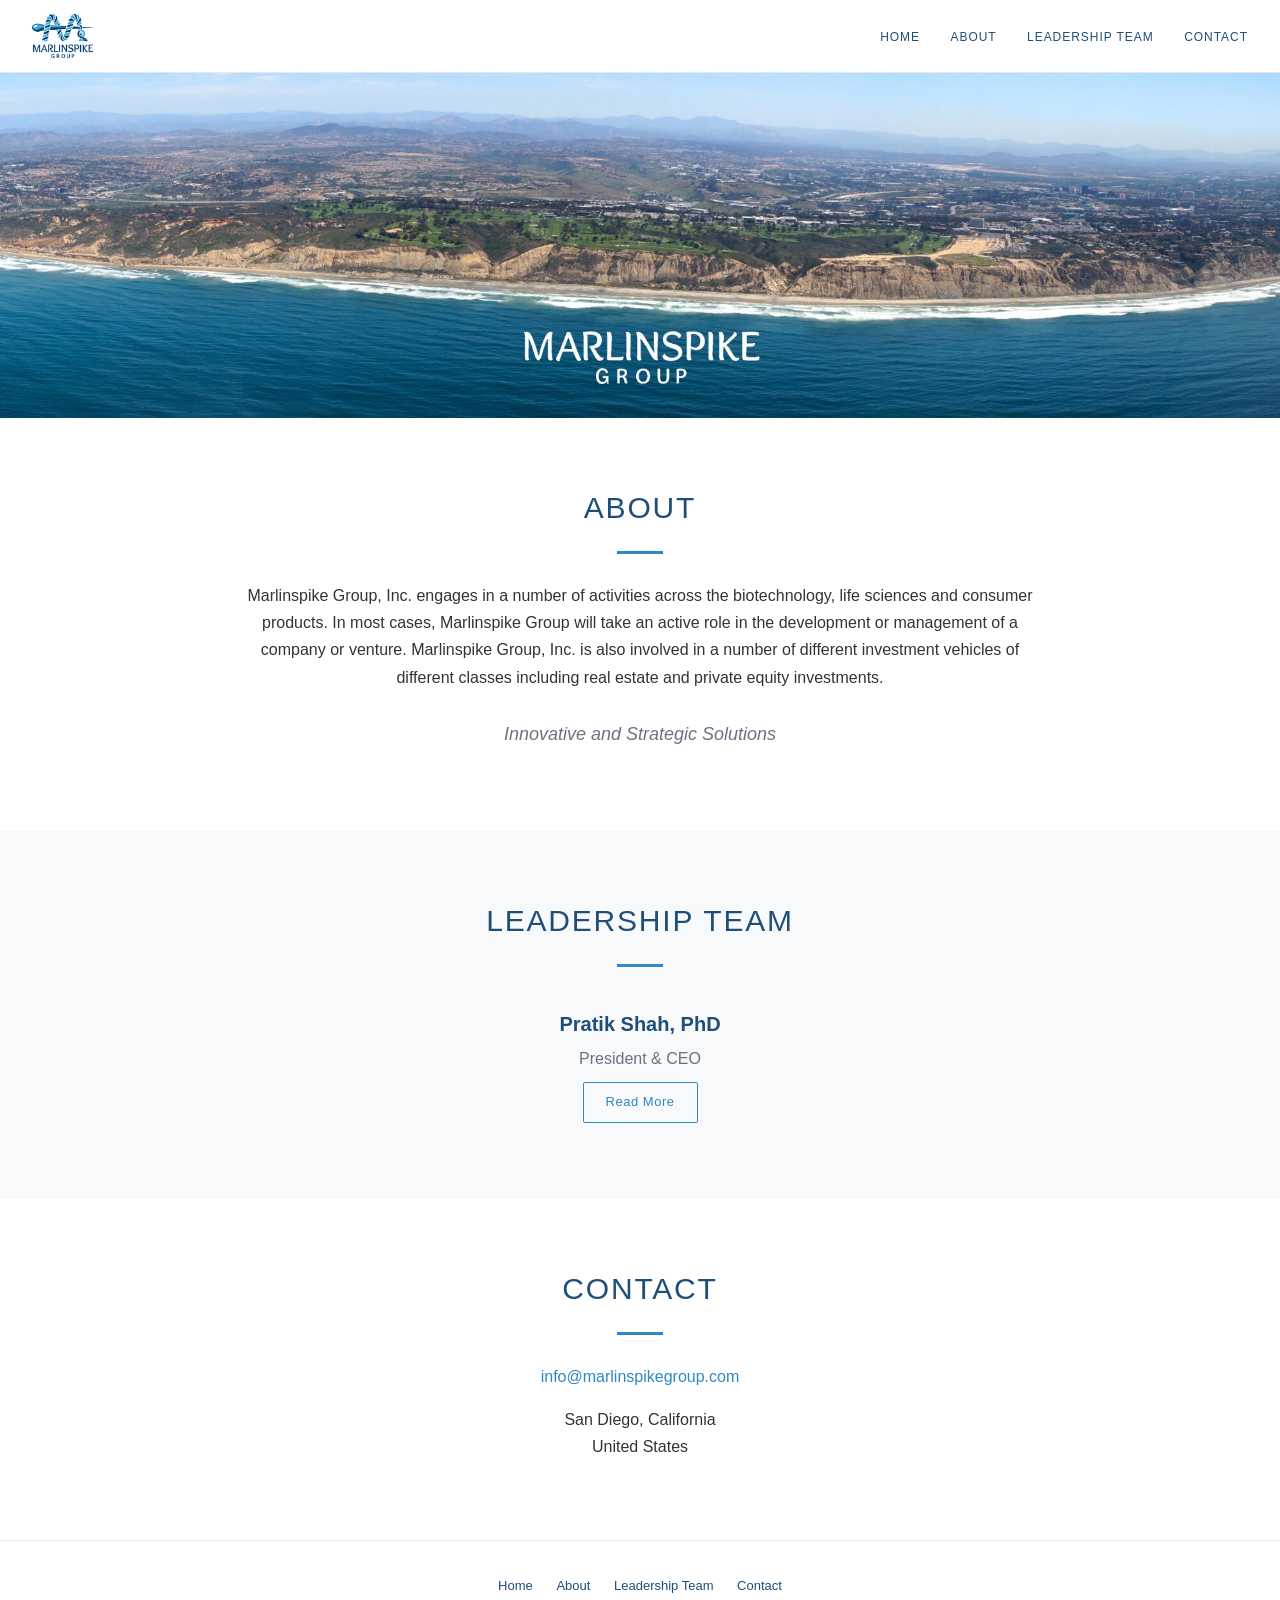
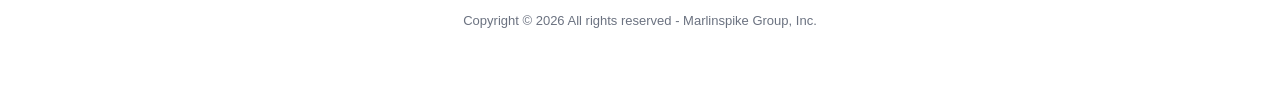
<file: index.html>
<!DOCTYPE html>
<html lang="en">
<head>
<meta charset="utf-8">
<meta name="viewport" content="width=device-width, initial-scale=1">
<title>Marlinspike Group, Inc.</title>
<meta name="description" content="Marlinspike Group, Inc. engages in a number of activities across the biotechnology, life sciences and consumer products.">
<link rel="stylesheet" href="styles.css">
</head>
<body>

<header class="site-header">
<a class="brand" href="index.html"><img src="assets/logo.png" alt="Marlinspike Group, Inc."></a>
<nav class="site-nav">
<a href="index.html">HOME</a>
<a href="#about">ABOUT</a>
<a href="#leadership">LEADERSHIP TEAM</a>
<a href="#contact">CONTACT</a>
</nav>
</header>

<div class="hero">
<img src="assets/hero.jpg" alt="Aerial view of the San Diego coastline">
</div>

<main>

<section id="about" class="section">
<h2>ABOUT</h2>
<span class="rule"></span>
<p>Marlinspike Group, Inc. engages in a number of activities across the biotechnology, life sciences and consumer products. In most cases, Marlinspike Group will take an active role in the development or management of a company or venture. Marlinspike Group, Inc. is also involved in a number of different investment vehicles of different classes including real estate and private equity investments.</p>
<p class="tagline">Innovative and Strategic Solutions</p>
</section>

<section id="leadership" class="section alt">
<h2>LEADERSHIP TEAM</h2>
<span class="rule"></span>
<ul class="team">
<li>
<h3>Pratik Shah, PhD</h3>
<p class="role">President &amp; CEO</p>
<a class="more" href="leadership-team/pratik-shah-phd/">Read More</a>
</li>
</ul>
</section>

<section id="contact" class="section">
<h2>CONTACT</h2>
<span class="rule"></span>
<p><a href="mailto:info@marlinspikegroup.com">info@marlinspikegroup.com</a></p>
<p>San Diego, California<br>United States</p>
</section>

</main>

<footer class="site-footer">
<nav>
<a href="index.html">Home</a>
<a href="#about">About</a>
<a href="#leadership">Leadership Team</a>
<a href="#contact">Contact</a>
</nav>
<p>Copyright &copy; 2026 All rights reserved - Marlinspike Group, Inc.</p>
</footer>

</body>
</html>
</file>
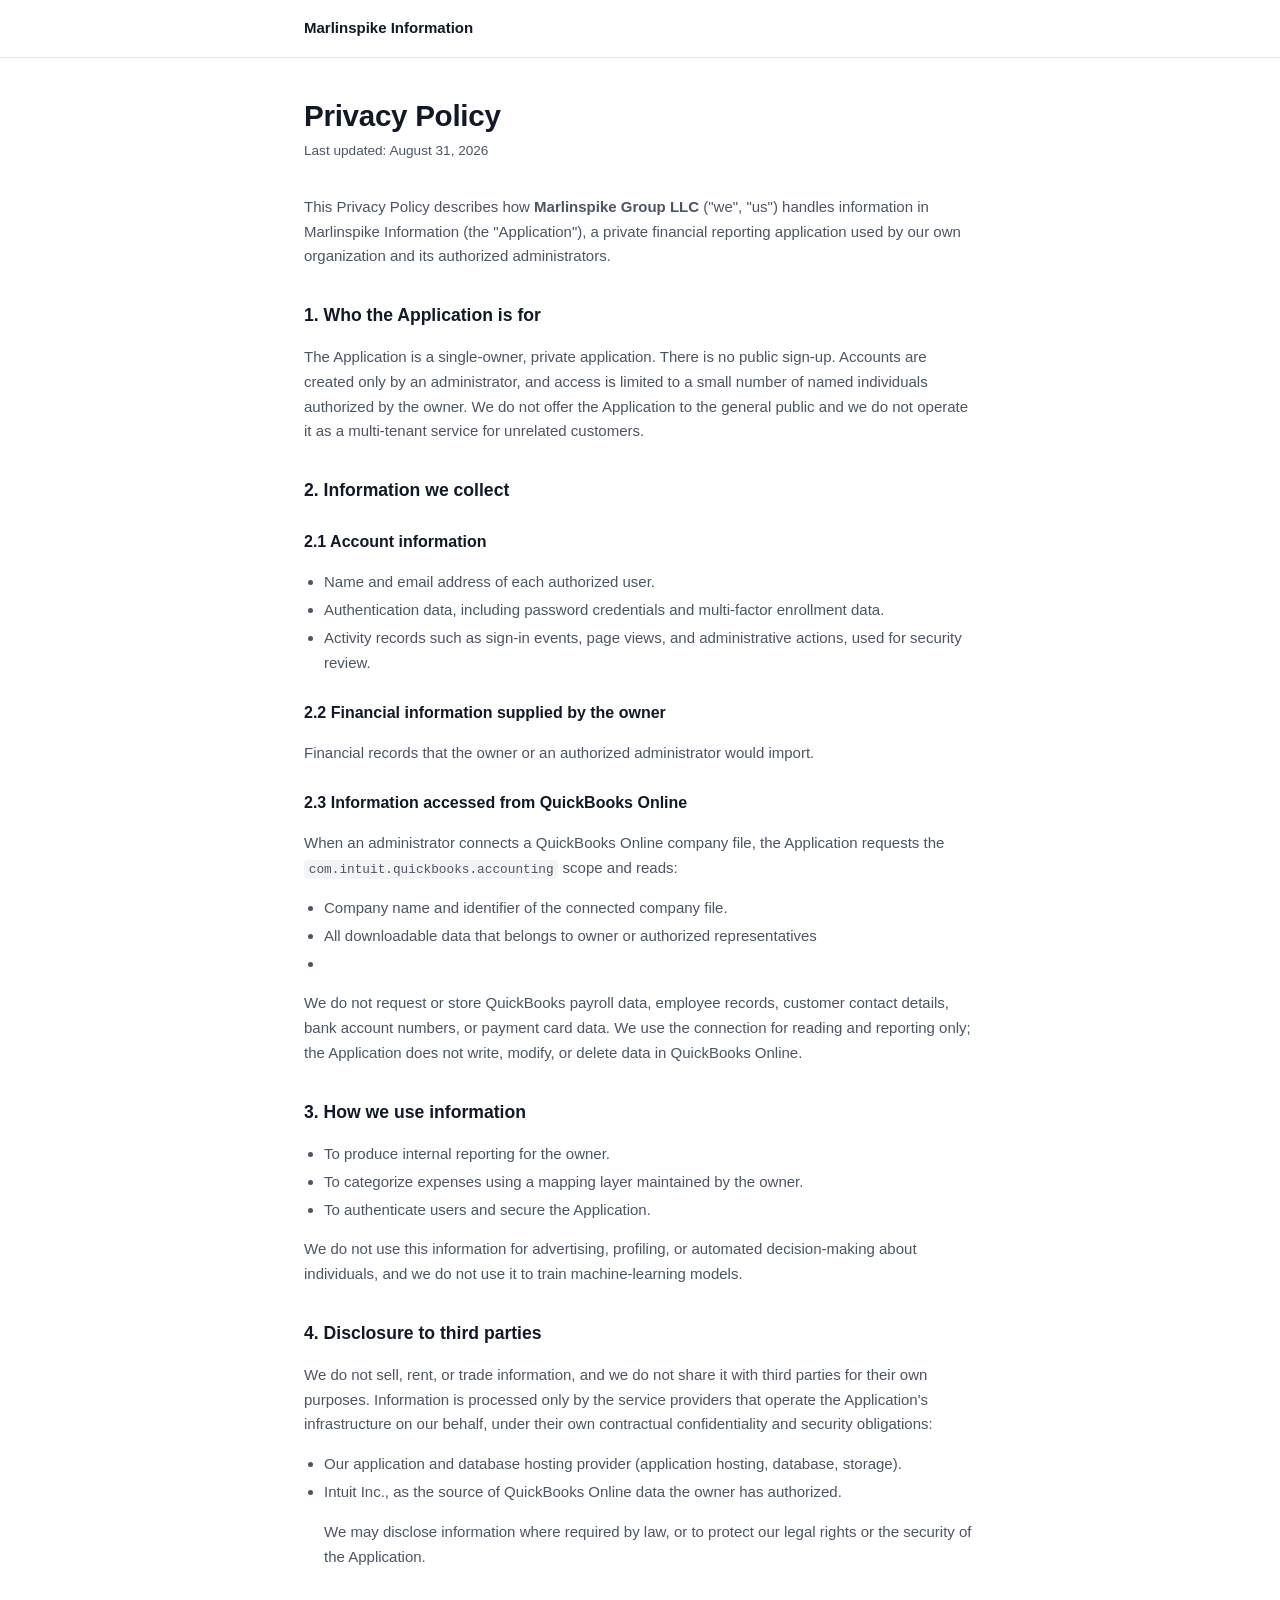
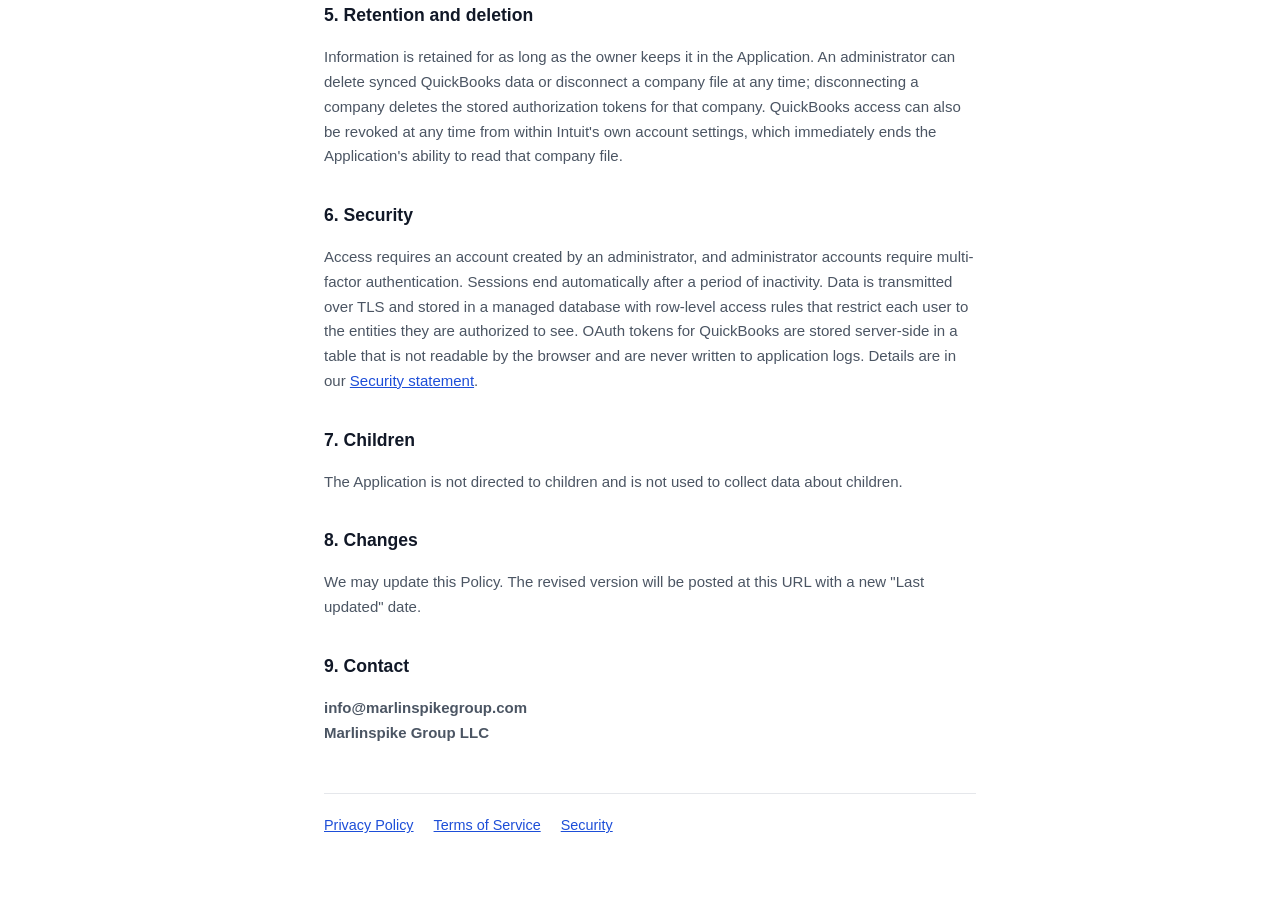
<file: privacy/index.html>
<!doctype html>
<html lang="en">
<head>
<meta charset="utf-8" />
<meta name="viewport" content="width=device-width, initial-scale=1" />
<title>Privacy Policy | Marlinspike Information</title>
<meta name="description" content="How Marlinspike Information collects, uses, stores, and protects information, including data accessed from QuickBooks Online." />
<link rel="canonical" href="https://www.marlinspikegroup.com/privacy/" />
<style>
  :root { --fg:#111827; --muted:#4b5563; --line:#e5e7eb; --bg:#ffffff; --code:#f3f4f6; }
  * { box-sizing: border-box; }
  body { margin:0; background:var(--bg); color:var(--fg);
    font-family: ui-sans-serif, -apple-system, "Segoe UI", Helvetica, Arial, sans-serif;
    font-size:15px; line-height:1.65; }
  header { border-bottom:1px solid var(--line); }
  .bar { max-width:44rem; margin:0 auto; padding:1rem; font-weight:600; }
  main { max-width:44rem; margin:0 auto; padding:2.5rem 1rem 4rem; }
  h1 { font-size:1.85rem; line-height:1.25; margin:0 0 .35rem; letter-spacing:-.01em; }
  .updated { color:var(--muted); font-size:.85rem; margin:0 0 2rem; }
  h2 { font-size:1.1rem; margin:2rem 0 .5rem; }
  h3 { font-size:1rem; margin:1.5rem 0 .35rem; }
  p, li { color:var(--muted); }
  ul { padding-left:1.25rem; }
  li { margin:.2rem 0; }
  code { background:var(--code); border-radius:4px; padding:.1rem .3rem; font-size:.85em; }
  a { color:#1d4ed8; }
  nav.footer { margin-top:3rem; border-top:1px solid var(--line); padding-top:1.25rem;
    display:flex; gap:1.25rem; flex-wrap:wrap; font-size:.9rem; }
</style>
</head>
<body>
<header><div class="bar">Marlinspike Information</div></header>
<main>
<h1>Privacy Policy</h1>
<p class="updated">Last updated: August 31, 2026</p>

<p>This Privacy Policy describes how <strong>Marlinspike Group LLC</strong> ("we", "us") handles information in Marlinspike Information (the "Application"), a private financial reporting application used by our own organization and its authorized administrators.</p>

<h2>1. Who the Application is for</h2>
<p>The Application is a single-owner, private application. There is no public sign-up. Accounts are created only by an administrator, and access is limited to a small number of named individuals authorized by the owner. We do not offer the Application to the general public and we do not operate it as a multi-tenant service for unrelated customers.</p>

<h2>2. Information we collect</h2>
<h3>2.1 Account information</h3>
<ul>
  <li>Name and email address of each authorized user.</li>
  <li>Authentication data, including password credentials and multi-factor enrollment data.</li>
  <li>Activity records such as sign-in events, page views, and administrative actions, used for security review.</li>
</ul>

<h3>2.2 Financial information supplied by the owner</h3>
<p>Financial records that the owner or an authorized administrator would import.</p>

<h3>2.3 Information accessed from QuickBooks Online</h3>
<p>When an administrator connects a QuickBooks Online company file, the Application requests the <code>com.intuit.quickbooks.accounting</code> scope and reads:</p>
<ul>
  <li>Company name and identifier of the connected company file.</li>
  <li>All downloadable data that belongs to owner or authorized representatives</li>
  <li></li>
</ul>
<p>We do not request or store QuickBooks payroll data, employee records, customer contact details, bank account numbers, or payment card data. We use the connection for reading and reporting only; the Application does not write, modify, or delete data in QuickBooks Online.</p>

<h2>3. How we use information</h2>
<ul>
  <li>To produce internal reporting for the owner.</li>
  <li>To categorize expenses using a mapping layer maintained by the owner.</li>
  <li>To authenticate users and secure the Application.</li>
</ul>
<p>We do not use this information for advertising, profiling, or automated decision-making about individuals, and we do not use it to train machine-learning models.</p>

<h2>4. Disclosure to third parties</h2>
<p>We do not sell, rent, or trade information, and we do not share it with third parties for their own purposes. Information is processed only by the service providers that operate the Application's infrastructure on our behalf, under their own contractual confidentiality and security obligations:</p>
<ul>
  <li>Our application and database hosting provider (application hosting, database, storage).</li>
  <li>Intuit Inc., as the source of QuickBooks Online data the owner has authorized.</li>
<p>We may disclose information where required by law, or to protect our legal rights or the security of the Application.</p>

<h2>5. Retention and deletion</h2>
<p>Information is retained for as long as the owner keeps it in the Application. An administrator can delete synced QuickBooks data or disconnect a company file at any time; disconnecting a company deletes the stored authorization tokens for that company. QuickBooks access can also be revoked at any time from within Intuit's own account settings, which immediately ends the Application's ability to read that company file.</p>

<h2>6. Security</h2>
<p>Access requires an account created by an administrator, and administrator accounts require multi-factor authentication. Sessions end automatically after a period of inactivity. Data is transmitted over TLS and stored in a managed database with row-level access rules that restrict each user to the entities they are authorized to see. OAuth tokens for QuickBooks are stored server-side in a table that is not readable by the browser and are never written to application logs. Details are in our <a href="/security/">Security statement</a>.</p>

<h2>7. Children</h2>
<p>The Application is not directed to children and is not used to collect data about children.</p>

<h2>8. Changes</h2>
<p>We may update this Policy. The revised version will be posted at this URL with a new "Last updated" date.</p>

<h2>9. Contact</h2>
<p><strong>info@marlinspikegroup.com</strong><br />
<strong>Marlinspike Group LLC</strong></p>

<nav class="footer">
  <a href="/privacy/">Privacy Policy</a>
  <a href="/terms/">Terms of Service</a>
  <a href="/security/">Security</a>
</nav>
</main>
</body>
</html>
</file>
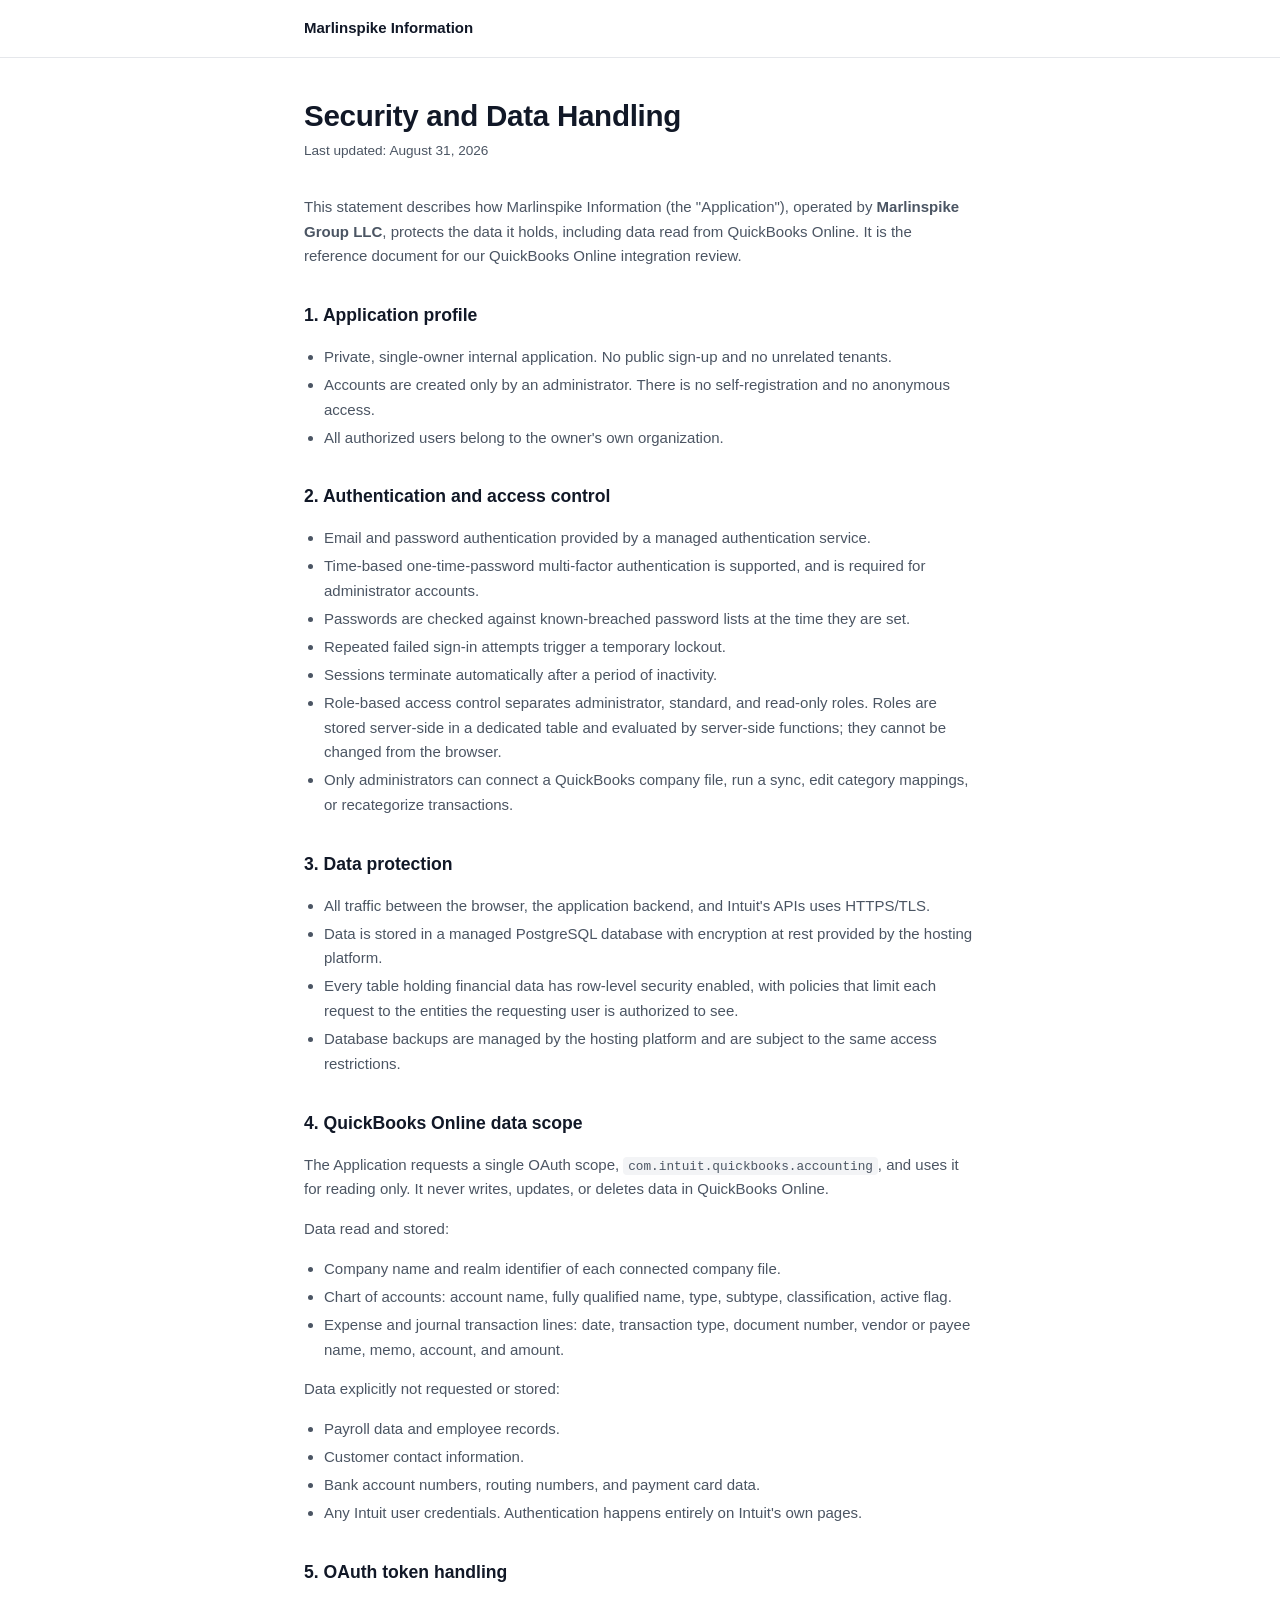
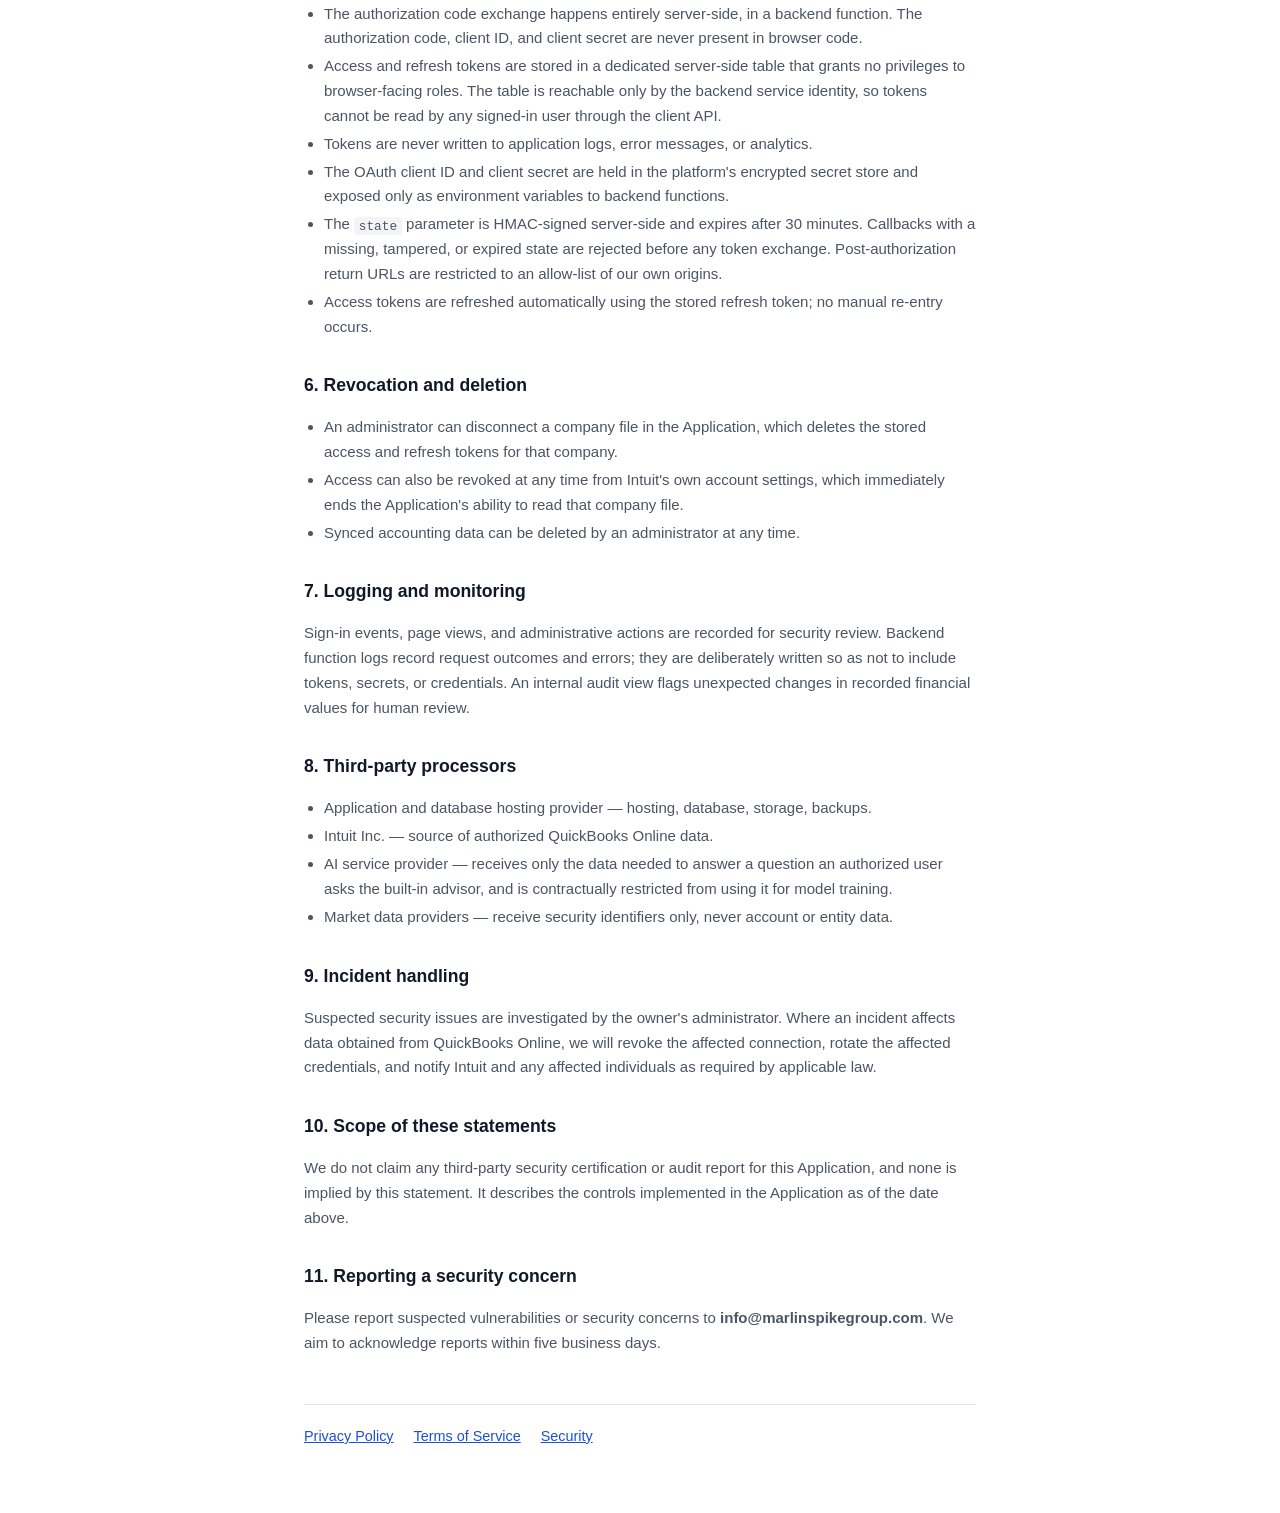
<file: security/index.html>
<!doctype html>
<html lang="en">
<head>
<meta charset="utf-8" />
<meta name="viewport" content="width=device-width, initial-scale=1" />
<title>Security and Data Handling | Marlinspike Information</title>
<meta name="description" content="Security controls, data scope, and token handling for Marlinspike Information's QuickBooks Online integration." />
<link rel="canonical" href="https://www.marlinspikegroup.com/security/" />
<style>
  :root { --fg:#111827; --muted:#4b5563; --line:#e5e7eb; --bg:#ffffff; --code:#f3f4f6; }
  * { box-sizing: border-box; }
  body { margin:0; background:var(--bg); color:var(--fg);
    font-family: ui-sans-serif, -apple-system, "Segoe UI", Helvetica, Arial, sans-serif;
    font-size:15px; line-height:1.65; }
  header { border-bottom:1px solid var(--line); }
  .bar { max-width:44rem; margin:0 auto; padding:1rem; font-weight:600; }
  main { max-width:44rem; margin:0 auto; padding:2.5rem 1rem 4rem; }
  h1 { font-size:1.85rem; line-height:1.25; margin:0 0 .35rem; letter-spacing:-.01em; }
  .updated { color:var(--muted); font-size:.85rem; margin:0 0 2rem; }
  h2 { font-size:1.1rem; margin:2rem 0 .5rem; }
  p, li { color:var(--muted); }
  ul { padding-left:1.25rem; }
  li { margin:.2rem 0; }
  code { background:var(--code); border-radius:4px; padding:.1rem .3rem; font-size:.85em; }
  a { color:#1d4ed8; }
  nav.footer { margin-top:3rem; border-top:1px solid var(--line); padding-top:1.25rem;
    display:flex; gap:1.25rem; flex-wrap:wrap; font-size:.9rem; }
</style>
</head>
<body>
<header><div class="bar">Marlinspike Information</div></header>
<main>
<h1>Security and Data Handling</h1>
<p class="updated">Last updated: August 31, 2026</p>

<p>This statement describes how Marlinspike Information (the "Application"), operated by <strong>Marlinspike Group LLC</strong>, protects the data it holds, including data read from QuickBooks Online. It is the reference document for our QuickBooks Online integration review.</p>

<h2>1. Application profile</h2>
<ul>
  <li>Private, single-owner internal application. No public sign-up and no unrelated tenants.</li>
  <li>Accounts are created only by an administrator. There is no self-registration and no anonymous access.</li>
  <li>All authorized users belong to the owner's own organization.</li>
</ul>

<h2>2. Authentication and access control</h2>
<ul>
  <li>Email and password authentication provided by a managed authentication service.</li>
  <li>Time-based one-time-password multi-factor authentication is supported, and is required for administrator accounts.</li>
  <li>Passwords are checked against known-breached password lists at the time they are set.</li>
  <li>Repeated failed sign-in attempts trigger a temporary lockout.</li>
  <li>Sessions terminate automatically after a period of inactivity.</li>
  <li>Role-based access control separates administrator, standard, and read-only roles. Roles are stored server-side in a dedicated table and evaluated by server-side functions; they cannot be changed from the browser.</li>
  <li>Only administrators can connect a QuickBooks company file, run a sync, edit category mappings, or recategorize transactions.</li>
</ul>

<h2>3. Data protection</h2>
<ul>
  <li>All traffic between the browser, the application backend, and Intuit's APIs uses HTTPS/TLS.</li>
  <li>Data is stored in a managed PostgreSQL database with encryption at rest provided by the hosting platform.</li>
  <li>Every table holding financial data has row-level security enabled, with policies that limit each request to the entities the requesting user is authorized to see.</li>
  <li>Database backups are managed by the hosting platform and are subject to the same access restrictions.</li>
</ul>

<h2>4. QuickBooks Online data scope</h2>
<p>The Application requests a single OAuth scope, <code>com.intuit.quickbooks.accounting</code>, and uses it for reading only. It never writes, updates, or deletes data in QuickBooks Online.</p>
<p>Data read and stored:</p>
<ul>
  <li>Company name and realm identifier of each connected company file.</li>
  <li>Chart of accounts: account name, fully qualified name, type, subtype, classification, active flag.</li>
  <li>Expense and journal transaction lines: date, transaction type, document number, vendor or payee name, memo, account, and amount.</li>
</ul>
<p>Data explicitly not requested or stored:</p>
<ul>
  <li>Payroll data and employee records.</li>
  <li>Customer contact information.</li>
  <li>Bank account numbers, routing numbers, and payment card data.</li>
  <li>Any Intuit user credentials. Authentication happens entirely on Intuit's own pages.</li>
</ul>

<h2>5. OAuth token handling</h2>
<ul>
  <li>The authorization code exchange happens entirely server-side, in a backend function. The authorization code, client ID, and client secret are never present in browser code.</li>
  <li>Access and refresh tokens are stored in a dedicated server-side table that grants no privileges to browser-facing roles. The table is reachable only by the backend service identity, so tokens cannot be read by any signed-in user through the client API.</li>
  <li>Tokens are never written to application logs, error messages, or analytics.</li>
  <li>The OAuth client ID and client secret are held in the platform's encrypted secret store and exposed only as environment variables to backend functions.</li>
  <li>The <code>state</code> parameter is HMAC-signed server-side and expires after 30 minutes. Callbacks with a missing, tampered, or expired state are rejected before any token exchange. Post-authorization return URLs are restricted to an allow-list of our own origins.</li>
  <li>Access tokens are refreshed automatically using the stored refresh token; no manual re-entry occurs.</li>
</ul>

<h2>6. Revocation and deletion</h2>
<ul>
  <li>An administrator can disconnect a company file in the Application, which deletes the stored access and refresh tokens for that company.</li>
  <li>Access can also be revoked at any time from Intuit's own account settings, which immediately ends the Application's ability to read that company file.</li>
  <li>Synced accounting data can be deleted by an administrator at any time.</li>
</ul>

<h2>7. Logging and monitoring</h2>
<p>Sign-in events, page views, and administrative actions are recorded for security review. Backend function logs record request outcomes and errors; they are deliberately written so as not to include tokens, secrets, or credentials. An internal audit view flags unexpected changes in recorded financial values for human review.</p>

<h2>8. Third-party processors</h2>
<ul>
  <li>Application and database hosting provider — hosting, database, storage, backups.</li>
  <li>Intuit Inc. — source of authorized QuickBooks Online data.</li>
  <li>AI service provider — receives only the data needed to answer a question an authorized user asks the built-in advisor, and is contractually restricted from using it for model training.</li>
  <li>Market data providers — receive security identifiers only, never account or entity data.</li>
</ul>

<h2>9. Incident handling</h2>
<p>Suspected security issues are investigated by the owner's administrator. Where an incident affects data obtained from QuickBooks Online, we will revoke the affected connection, rotate the affected credentials, and notify Intuit and any affected individuals as required by applicable law.</p>

<h2>10. Scope of these statements</h2>
<p>We do not claim any third-party security certification or audit report for this Application, and none is implied by this statement. It describes the controls implemented in the Application as of the date above.</p>

<h2>11. Reporting a security concern</h2>
<p>Please report suspected vulnerabilities or security concerns to <strong>info@marlinspikegroup.com</strong>. We aim to acknowledge reports within five business days.</p>

<nav class="footer">
  <a href="/privacy/">Privacy Policy</a>
  <a href="/terms/">Terms of Service</a>
  <a href="/security/">Security</a>
</nav>
</main>
</body>
</html>
</file>
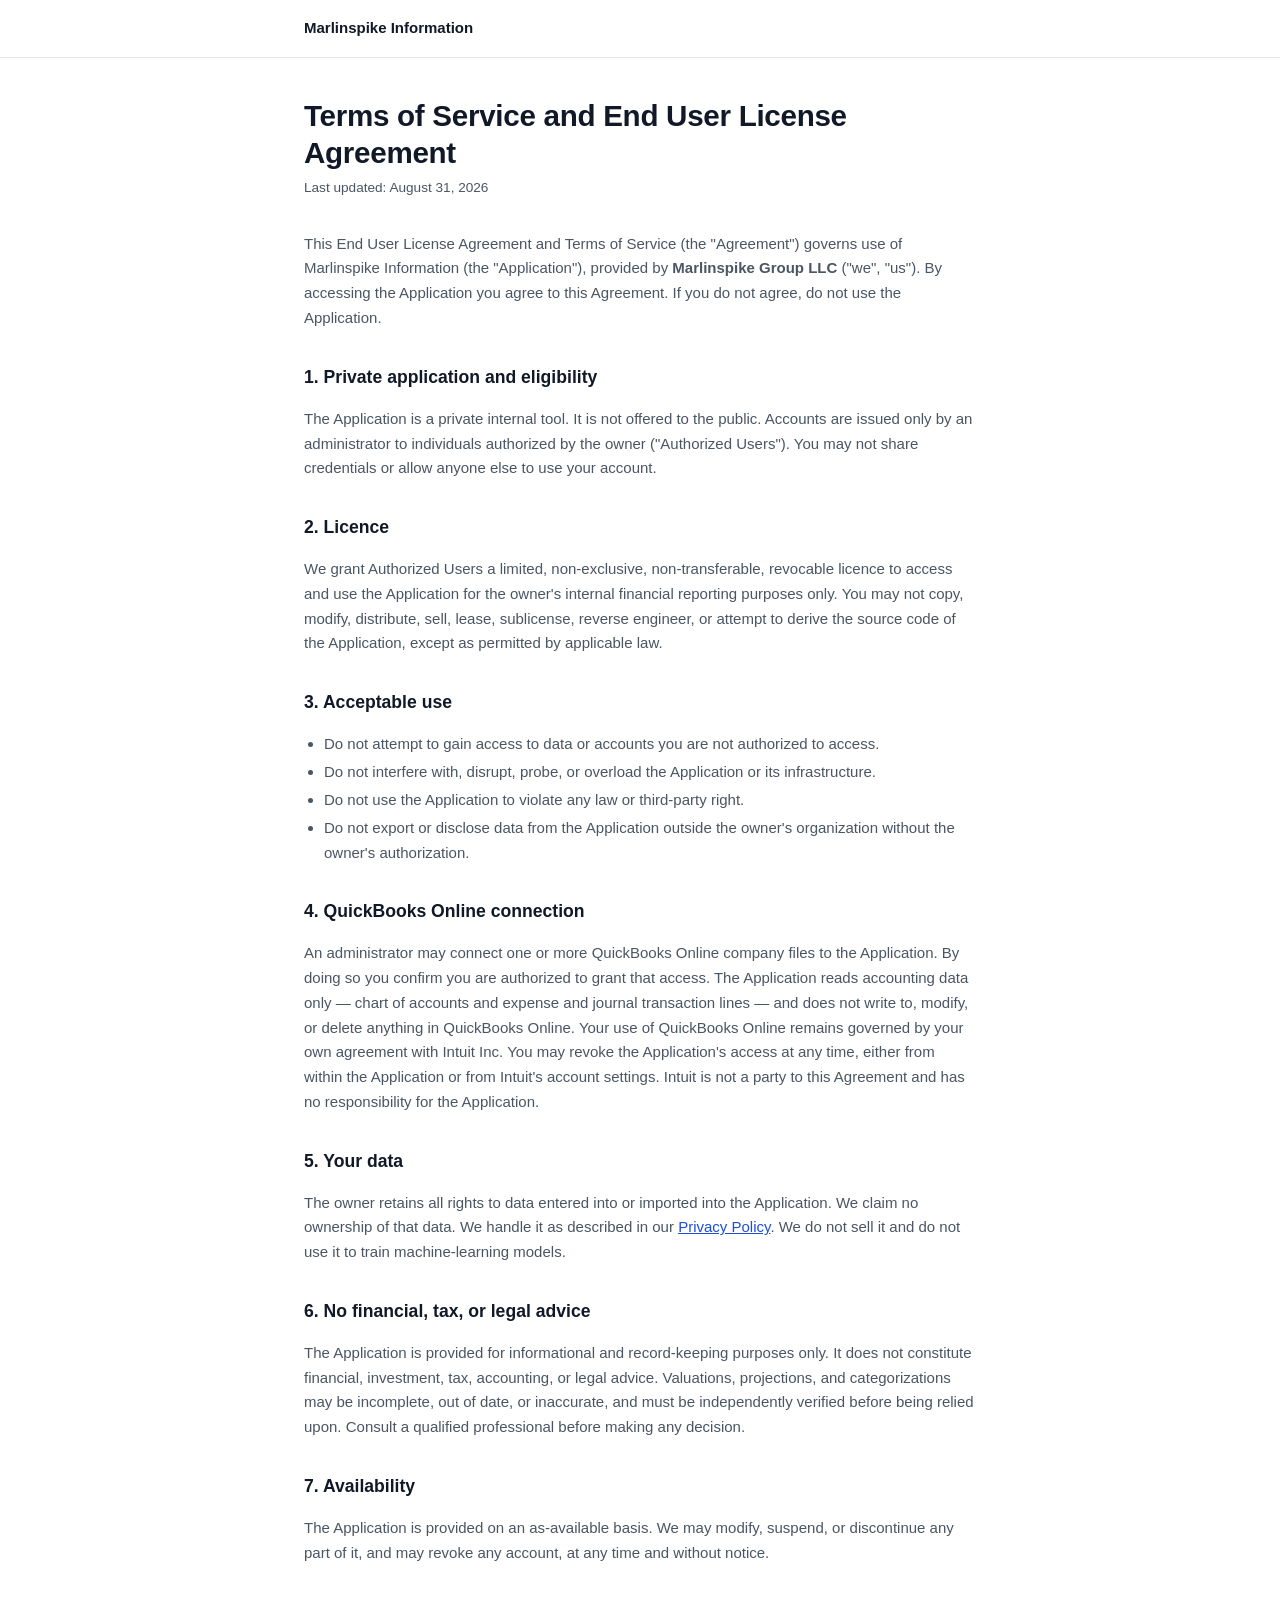
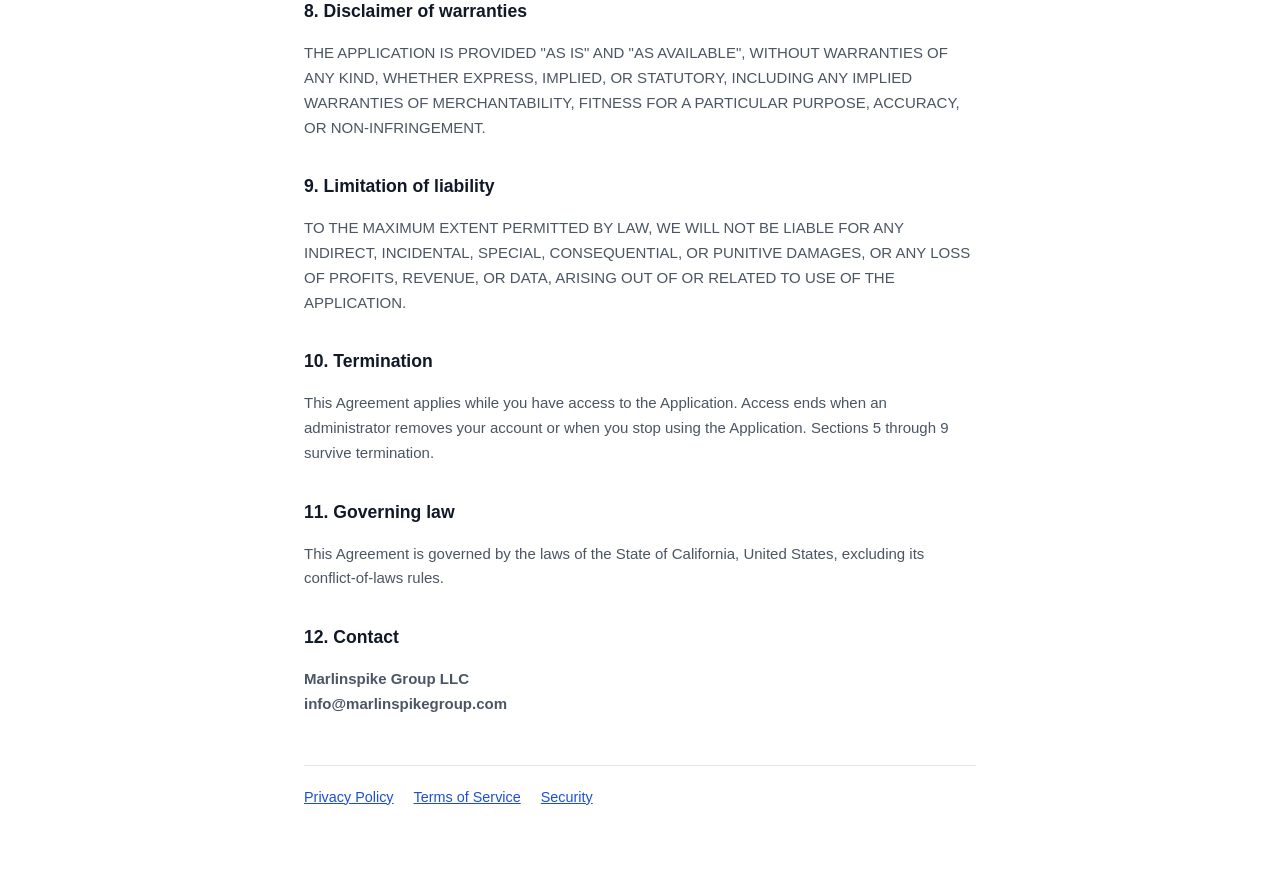
<file: terms/index.html>
<!doctype html>
<html lang="en">
<head>
<meta charset="utf-8" />
<meta name="viewport" content="width=device-width, initial-scale=1" />
<title>Terms of Service and EULA | Marlinspike Information</title>
<meta name="description" content="Terms of Service and End User License Agreement governing use of Marlinspike Information." />
<link rel="canonical" href="https://www.marlinspikegroup.com/terms/" />
<style>
  :root { --fg:#111827; --muted:#4b5563; --line:#e5e7eb; --bg:#ffffff; --code:#f3f4f6; }
  * { box-sizing: border-box; }
  body { margin:0; background:var(--bg); color:var(--fg);
    font-family: ui-sans-serif, -apple-system, "Segoe UI", Helvetica, Arial, sans-serif;
    font-size:15px; line-height:1.65; }
  header { border-bottom:1px solid var(--line); }
  .bar { max-width:44rem; margin:0 auto; padding:1rem; font-weight:600; }
  main { max-width:44rem; margin:0 auto; padding:2.5rem 1rem 4rem; }
  h1 { font-size:1.85rem; line-height:1.25; margin:0 0 .35rem; letter-spacing:-.01em; }
  .updated { color:var(--muted); font-size:.85rem; margin:0 0 2rem; }
  h2 { font-size:1.1rem; margin:2rem 0 .5rem; }
  p, li { color:var(--muted); }
  ul { padding-left:1.25rem; }
  li { margin:.2rem 0; }
  code { background:var(--code); border-radius:4px; padding:.1rem .3rem; font-size:.85em; }
  a { color:#1d4ed8; }
  nav.footer { margin-top:3rem; border-top:1px solid var(--line); padding-top:1.25rem;
    display:flex; gap:1.25rem; flex-wrap:wrap; font-size:.9rem; }
</style>
</head>
<body>
<header><div class="bar">Marlinspike Information</div></header>
<main>
<h1>Terms of Service and End User License Agreement</h1>
<p class="updated">Last updated: August 31, 2026</p>

<p>This End User License Agreement and Terms of Service (the "Agreement") governs use of Marlinspike Information (the "Application"), provided by <strong>Marlinspike Group LLC</strong> ("we", "us"). By accessing the Application you agree to this Agreement. If you do not agree, do not use the Application.</p>

<h2>1. Private application and eligibility</h2>
<p>The Application is a private internal tool. It is not offered to the public. Accounts are issued only by an administrator to individuals authorized by the owner ("Authorized Users"). You may not share credentials or allow anyone else to use your account.</p>

<h2>2. Licence</h2>
<p>We grant Authorized Users a limited, non-exclusive, non-transferable, revocable licence to access and use the Application for the owner's internal financial reporting purposes only. You may not copy, modify, distribute, sell, lease, sublicense, reverse engineer, or attempt to derive the source code of the Application, except as permitted by applicable law.</p>

<h2>3. Acceptable use</h2>
<ul>
  <li>Do not attempt to gain access to data or accounts you are not authorized to access.</li>
  <li>Do not interfere with, disrupt, probe, or overload the Application or its infrastructure.</li>
  <li>Do not use the Application to violate any law or third-party right.</li>
  <li>Do not export or disclose data from the Application outside the owner's organization without the owner's authorization.</li>
</ul>

<h2>4. QuickBooks Online connection</h2>
<p>An administrator may connect one or more QuickBooks Online company files to the Application. By doing so you confirm you are authorized to grant that access. The Application reads accounting data only — chart of accounts and expense and journal transaction lines — and does not write to, modify, or delete anything in QuickBooks Online. Your use of QuickBooks Online remains governed by your own agreement with Intuit Inc. You may revoke the Application's access at any time, either from within the Application or from Intuit's account settings. Intuit is not a party to this Agreement and has no responsibility for the Application.</p>

<h2>5. Your data</h2>
<p>The owner retains all rights to data entered into or imported into the Application. We claim no ownership of that data. We handle it as described in our <a href="/privacy/">Privacy Policy</a>. We do not sell it and do not use it to train machine-learning models.</p>

<h2>6. No financial, tax, or legal advice</h2>
<p>The Application is provided for informational and record-keeping purposes only. It does not constitute financial, investment, tax, accounting, or legal advice. Valuations, projections, and categorizations may be incomplete, out of date, or inaccurate, and must be independently verified before being relied upon. Consult a qualified professional before making any decision.</p>

<h2>7. Availability</h2>
<p>The Application is provided on an as-available basis. We may modify, suspend, or discontinue any part of it, and may revoke any account, at any time and without notice.</p>

<h2>8. Disclaimer of warranties</h2>
<p>THE APPLICATION IS PROVIDED "AS IS" AND "AS AVAILABLE", WITHOUT WARRANTIES OF ANY KIND, WHETHER EXPRESS, IMPLIED, OR STATUTORY, INCLUDING ANY IMPLIED WARRANTIES OF MERCHANTABILITY, FITNESS FOR A PARTICULAR PURPOSE, ACCURACY, OR NON-INFRINGEMENT.</p>

<h2>9. Limitation of liability</h2>
<p>TO THE MAXIMUM EXTENT PERMITTED BY LAW, WE WILL NOT BE LIABLE FOR ANY INDIRECT, INCIDENTAL, SPECIAL, CONSEQUENTIAL, OR PUNITIVE DAMAGES, OR ANY LOSS OF PROFITS, REVENUE, OR DATA, ARISING OUT OF OR RELATED TO USE OF THE APPLICATION.</p>

<h2>10. Termination</h2>
<p>This Agreement applies while you have access to the Application. Access ends when an administrator removes your account or when you stop using the Application. Sections 5 through 9 survive termination.</p>

<h2>11. Governing law</h2>
<p>This Agreement is governed by the laws of the State of California, United States, excluding its conflict-of-laws rules.</p>

<h2>12. Contact</h2>
<p><strong>Marlinspike Group LLC</strong><br />
<strong>info@marlinspikegroup.com</strong></p>

<nav class="footer">
  <a href="/privacy/">Privacy Policy</a>
  <a href="/terms/">Terms of Service</a>
  <a href="/security/">Security</a>
</nav>
</main>
</body>
</html>
</file>
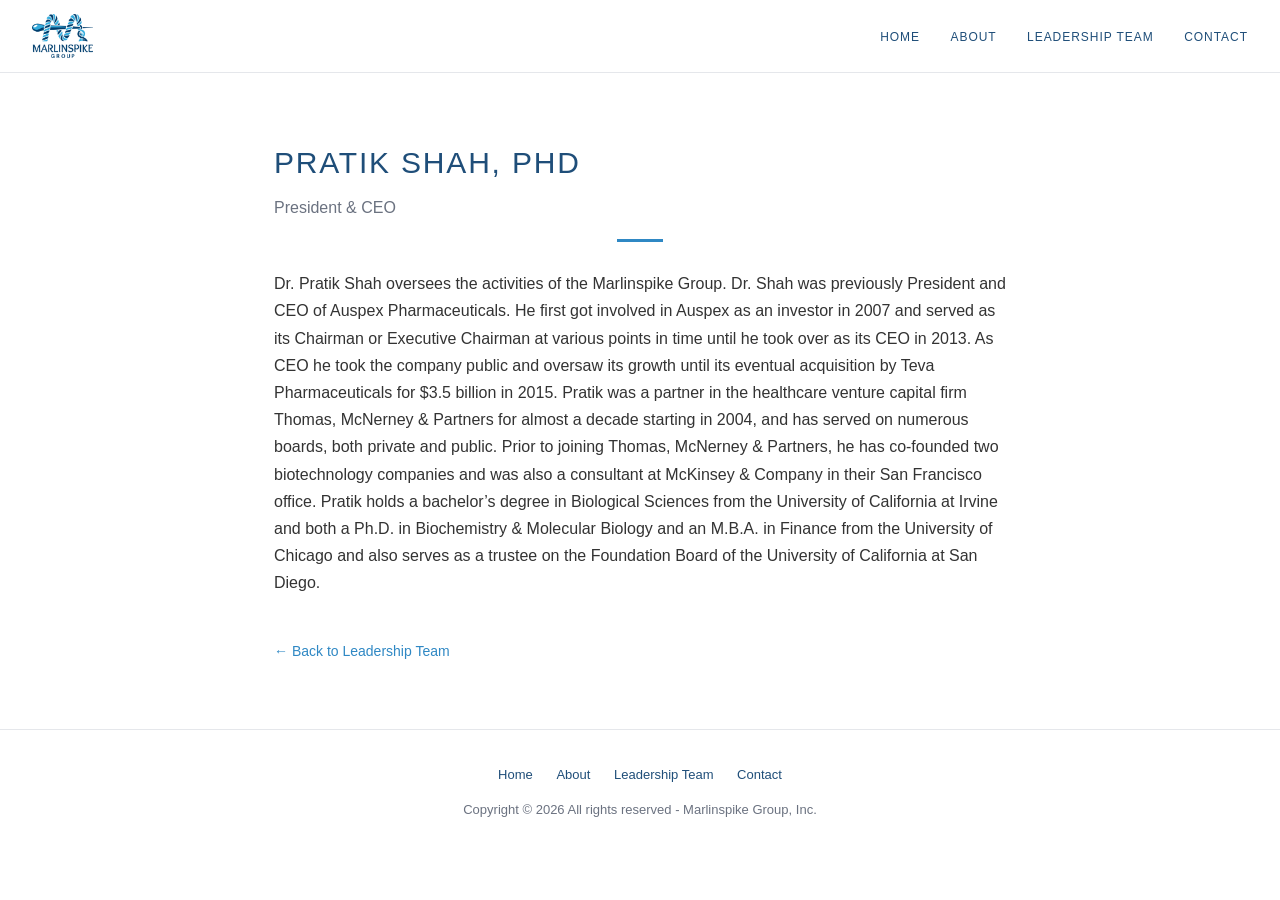
<file: leadership-team/pratik-shah-phd/index.html>
<!DOCTYPE html>
<html lang="en">
<head>
<meta charset="utf-8">
<meta name="viewport" content="width=device-width, initial-scale=1">
<title>Pratik Shah, PhD - Marlinspike Group, Inc.</title>
<link rel="stylesheet" href="../../styles.css">
</head>
<body>

<header class="site-header">
<a class="brand" href="../../index.html"><img src="../../assets/logo.png" alt="Marlinspike Group, Inc."></a>
<nav class="site-nav">
<a href="../../index.html">HOME</a>
<a href="../../index.html#about">ABOUT</a>
<a href="../../index.html#leadership">LEADERSHIP TEAM</a>
<a href="../../index.html#contact">CONTACT</a>
</nav>
</header>

<main class="bio">
<h1>Pratik Shah, PhD</h1>
<p class="role">President &amp; CEO</p>
<span class="rule"></span>
<p>Dr. Pratik Shah oversees the activities of the Marlinspike Group. Dr. Shah was previously President and CEO of Auspex Pharmaceuticals. He first got involved in Auspex as an investor in 2007 and served as its Chairman or Executive Chairman at various points in time until he took over as its CEO in 2013. As CEO he took the company public and oversaw its growth until its eventual acquisition by Teva Pharmaceuticals for $3.5 billion in 2015. Pratik was a partner in the healthcare venture capital firm Thomas, McNerney &amp; Partners for almost a decade starting in 2004, and has served on numerous boards, both private and public. Prior to joining Thomas, McNerney &amp; Partners, he has co-founded two biotechnology companies and was also a consultant at McKinsey &amp; Company in their San Francisco office. Pratik holds a bachelor&rsquo;s degree in Biological Sciences from the University of California at Irvine and both a Ph.D. in Biochemistry &amp; Molecular Biology and an M.B.A. in Finance from the University of Chicago and also serves as a trustee on the Foundation Board of the University of California at San Diego.</p>
<a class="back" href="../../index.html#leadership">&larr; Back to Leadership Team</a>
</main>

<footer class="site-footer">
<nav>
<a href="../../index.html">Home</a>
<a href="../../index.html#about">About</a>
<a href="../../index.html#leadership">Leadership Team</a>
<a href="../../index.html#contact">Contact</a>
</nav>
<p>Copyright &copy; 2026 All rights reserved - Marlinspike Group, Inc.</p>
</footer>

</body>
</html>
</file>
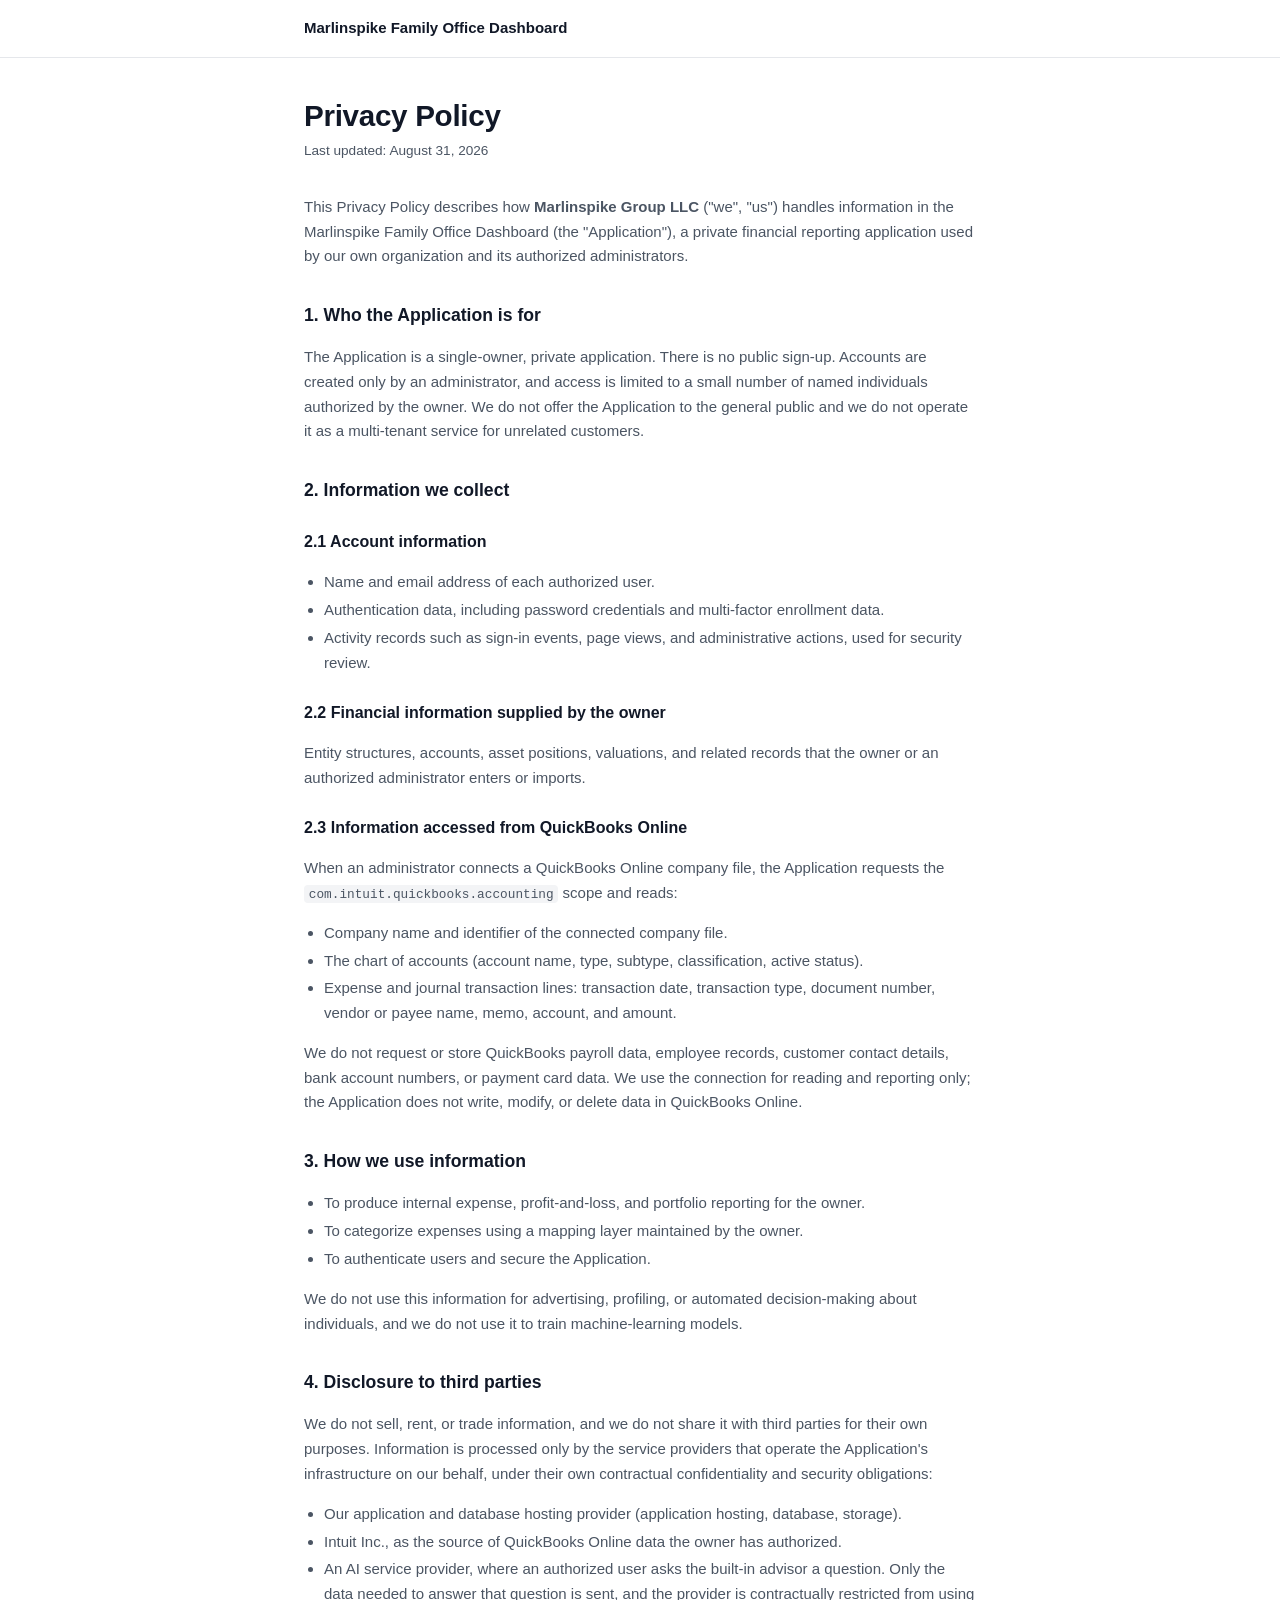
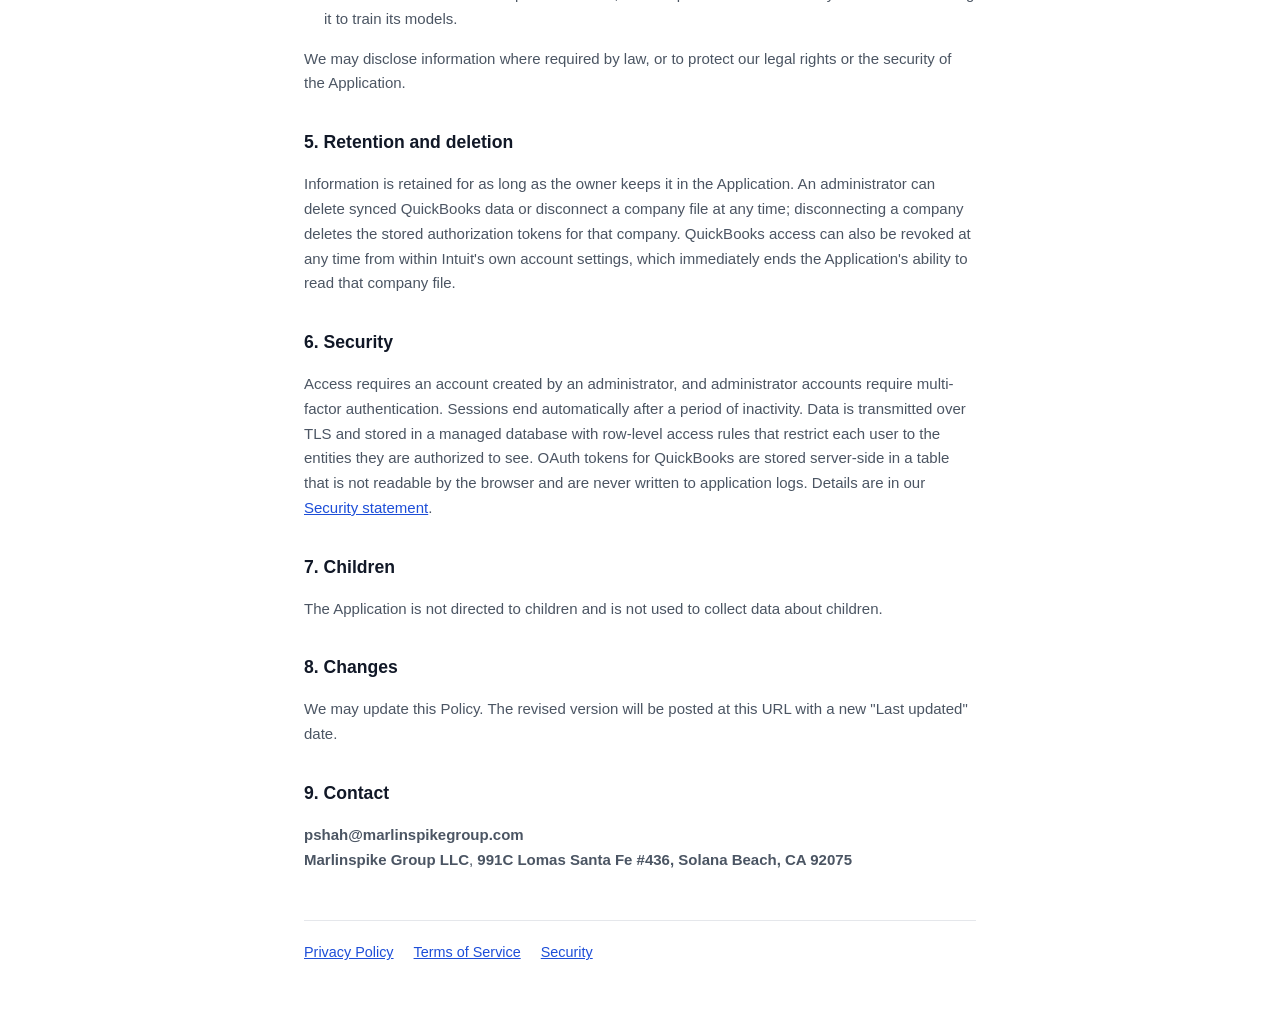
<file: privacy.html>
<!doctype html>
<html lang="en">
<head>
<meta charset="utf-8" />
<meta name="viewport" content="width=device-width, initial-scale=1" />
<title>Privacy Policy | Marlinspike Family Office Dashboard</title>
<meta name="description" content="How the Marlinspike Family Office Dashboard collects, uses, stores, and protects information, including data accessed from QuickBooks Online." />
<link rel="canonical" href="https://marlinspikegroup.com/privacy.html" />
<style>
  :root { --fg:#111827; --muted:#4b5563; --line:#e5e7eb; --bg:#ffffff; --code:#f3f4f6; }
  * { box-sizing: border-box; }
  body { margin:0; background:var(--bg); color:var(--fg);
    font-family: ui-sans-serif, -apple-system, "Segoe UI", Helvetica, Arial, sans-serif;
    font-size:15px; line-height:1.65; }
  header { border-bottom:1px solid var(--line); }
  .bar { max-width:44rem; margin:0 auto; padding:1rem; font-weight:600; }
  main { max-width:44rem; margin:0 auto; padding:2.5rem 1rem 4rem; }
  h1 { font-size:1.85rem; line-height:1.25; margin:0 0 .35rem; letter-spacing:-.01em; }
  .updated { color:var(--muted); font-size:.85rem; margin:0 0 2rem; }
  h2 { font-size:1.1rem; margin:2rem 0 .5rem; }
  h3 { font-size:1rem; margin:1.5rem 0 .35rem; }
  p, li { color:var(--muted); }
  ul { padding-left:1.25rem; }
  li { margin:.2rem 0; }
  code { background:var(--code); border-radius:4px; padding:.1rem .3rem; font-size:.85em; }
  a { color:#1d4ed8; }
  nav.footer { margin-top:3rem; border-top:1px solid var(--line); padding-top:1.25rem;
    display:flex; gap:1.25rem; flex-wrap:wrap; font-size:.9rem; }
</style>
</head>
<body>
<header><div class="bar">Marlinspike Family Office Dashboard</div></header>
<main>
<h1>Privacy Policy</h1>
<p class="updated">Last updated: August 31, 2026</p>

<p>This Privacy Policy describes how <strong>Marlinspike Group LLC</strong> ("we", "us") handles information in the Marlinspike Family Office Dashboard (the "Application"), a private financial reporting application used by our own organization and its authorized administrators.</p>

<h2>1. Who the Application is for</h2>
<p>The Application is a single-owner, private application. There is no public sign-up. Accounts are created only by an administrator, and access is limited to a small number of named individuals authorized by the owner. We do not offer the Application to the general public and we do not operate it as a multi-tenant service for unrelated customers.</p>

<h2>2. Information we collect</h2>
<h3>2.1 Account information</h3>
<ul>
  <li>Name and email address of each authorized user.</li>
  <li>Authentication data, including password credentials and multi-factor enrollment data.</li>
  <li>Activity records such as sign-in events, page views, and administrative actions, used for security review.</li>
</ul>

<h3>2.2 Financial information supplied by the owner</h3>
<p>Entity structures, accounts, asset positions, valuations, and related records that the owner or an authorized administrator enters or imports.</p>

<h3>2.3 Information accessed from QuickBooks Online</h3>
<p>When an administrator connects a QuickBooks Online company file, the Application requests the <code>com.intuit.quickbooks.accounting</code> scope and reads:</p>
<ul>
  <li>Company name and identifier of the connected company file.</li>
  <li>The chart of accounts (account name, type, subtype, classification, active status).</li>
  <li>Expense and journal transaction lines: transaction date, transaction type, document number, vendor or payee name, memo, account, and amount.</li>
</ul>
<p>We do not request or store QuickBooks payroll data, employee records, customer contact details, bank account numbers, or payment card data. We use the connection for reading and reporting only; the Application does not write, modify, or delete data in QuickBooks Online.</p>

<h2>3. How we use information</h2>
<ul>
  <li>To produce internal expense, profit-and-loss, and portfolio reporting for the owner.</li>
  <li>To categorize expenses using a mapping layer maintained by the owner.</li>
  <li>To authenticate users and secure the Application.</li>
</ul>
<p>We do not use this information for advertising, profiling, or automated decision-making about individuals, and we do not use it to train machine-learning models.</p>

<h2>4. Disclosure to third parties</h2>
<p>We do not sell, rent, or trade information, and we do not share it with third parties for their own purposes. Information is processed only by the service providers that operate the Application's infrastructure on our behalf, under their own contractual confidentiality and security obligations:</p>
<ul>
  <li>Our application and database hosting provider (application hosting, database, storage).</li>
  <li>Intuit Inc., as the source of QuickBooks Online data the owner has authorized.</li>
  <li>An AI service provider, where an authorized user asks the built-in advisor a question. Only the data needed to answer that question is sent, and the provider is contractually restricted from using it to train its models.</li>
</ul>
<p>We may disclose information where required by law, or to protect our legal rights or the security of the Application.</p>

<h2>5. Retention and deletion</h2>
<p>Information is retained for as long as the owner keeps it in the Application. An administrator can delete synced QuickBooks data or disconnect a company file at any time; disconnecting a company deletes the stored authorization tokens for that company. QuickBooks access can also be revoked at any time from within Intuit's own account settings, which immediately ends the Application's ability to read that company file.</p>

<h2>6. Security</h2>
<p>Access requires an account created by an administrator, and administrator accounts require multi-factor authentication. Sessions end automatically after a period of inactivity. Data is transmitted over TLS and stored in a managed database with row-level access rules that restrict each user to the entities they are authorized to see. OAuth tokens for QuickBooks are stored server-side in a table that is not readable by the browser and are never written to application logs. Details are in our <a href="security.html">Security statement</a>.</p>

<h2>7. Children</h2>
<p>The Application is not directed to children and is not used to collect data about children.</p>

<h2>8. Changes</h2>
<p>We may update this Policy. The revised version will be posted at this URL with a new "Last updated" date.</p>

<h2>9. Contact</h2>
<p><strong>pshah@marlinspikegroup.com</strong><br />
<strong>Marlinspike Group LLC</strong>, <strong>991C Lomas Santa Fe #436, Solana Beach, CA 92075</strong></p>

<nav class="footer">
  <a href="privacy.html">Privacy Policy</a>
  <a href="terms.html">Terms of Service</a>
  <a href="security.html">Security</a>
</nav>
</main>
</body>
</html>
</file>
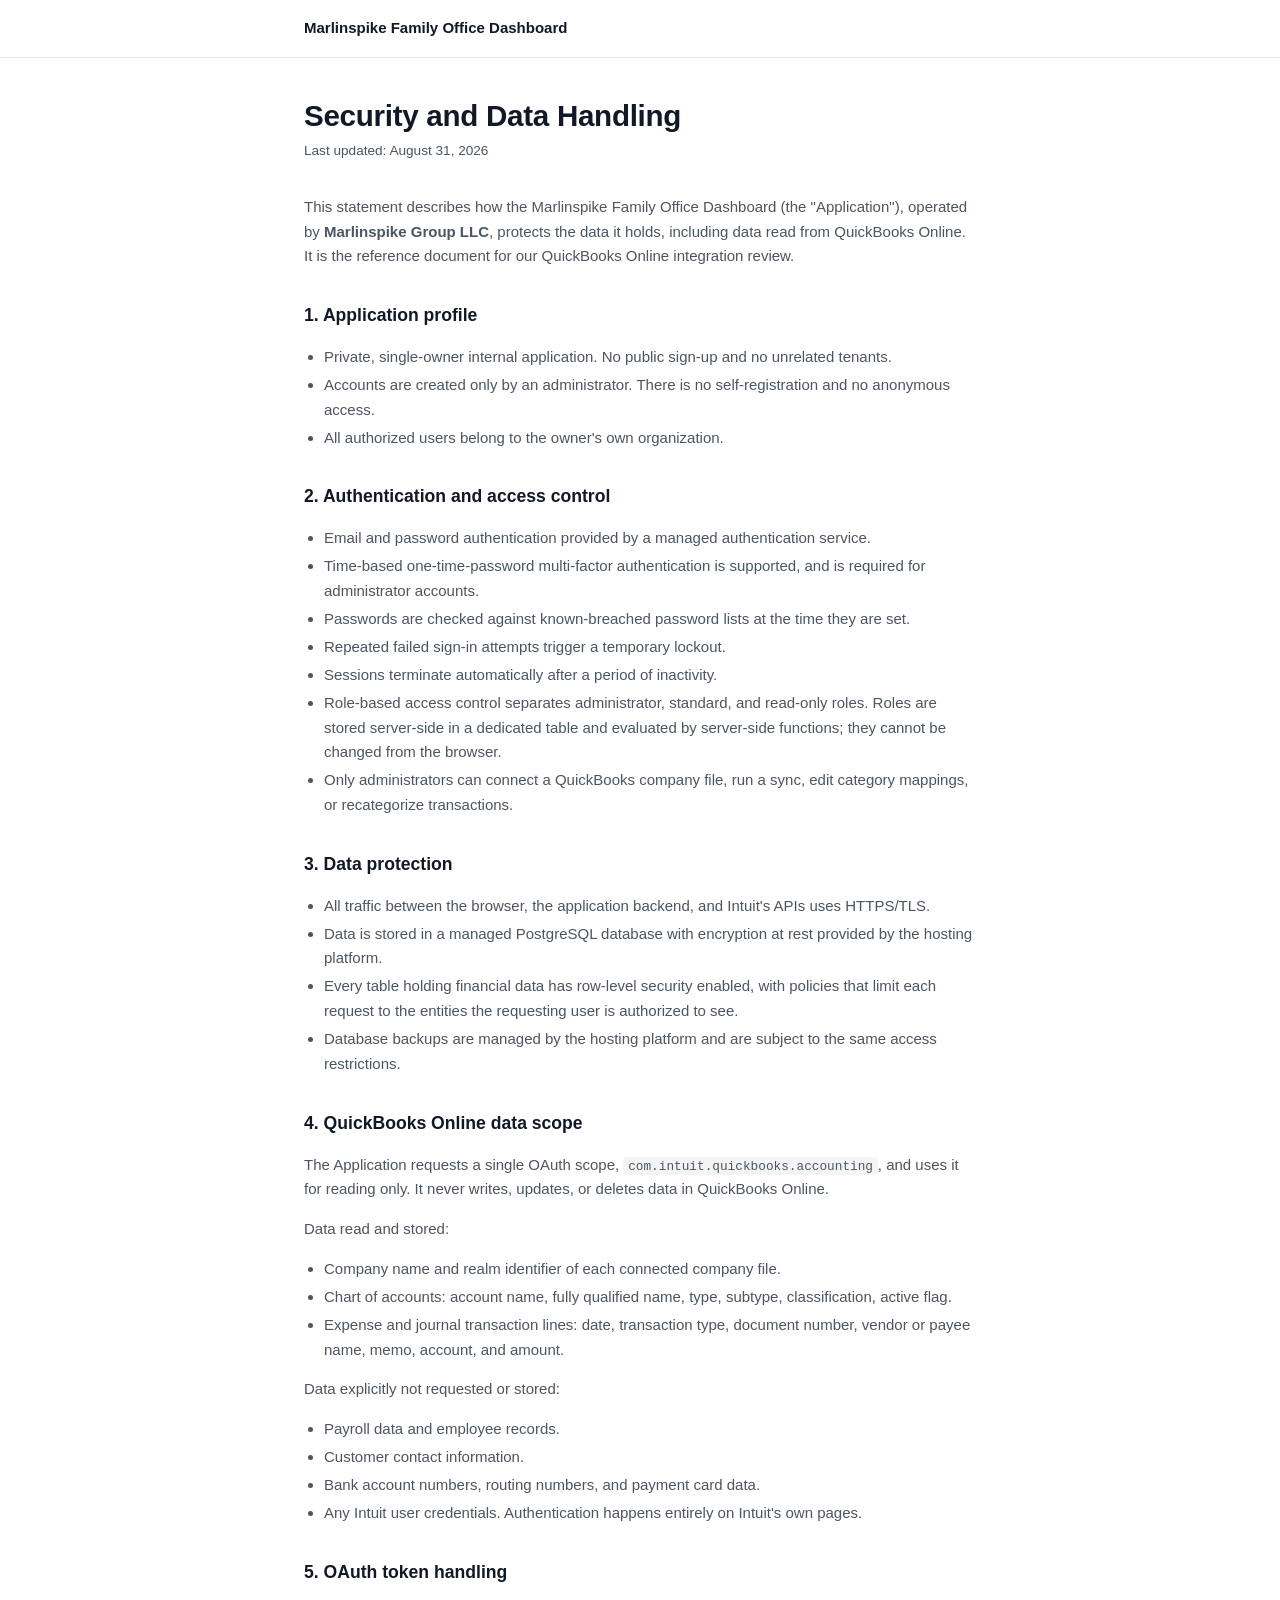
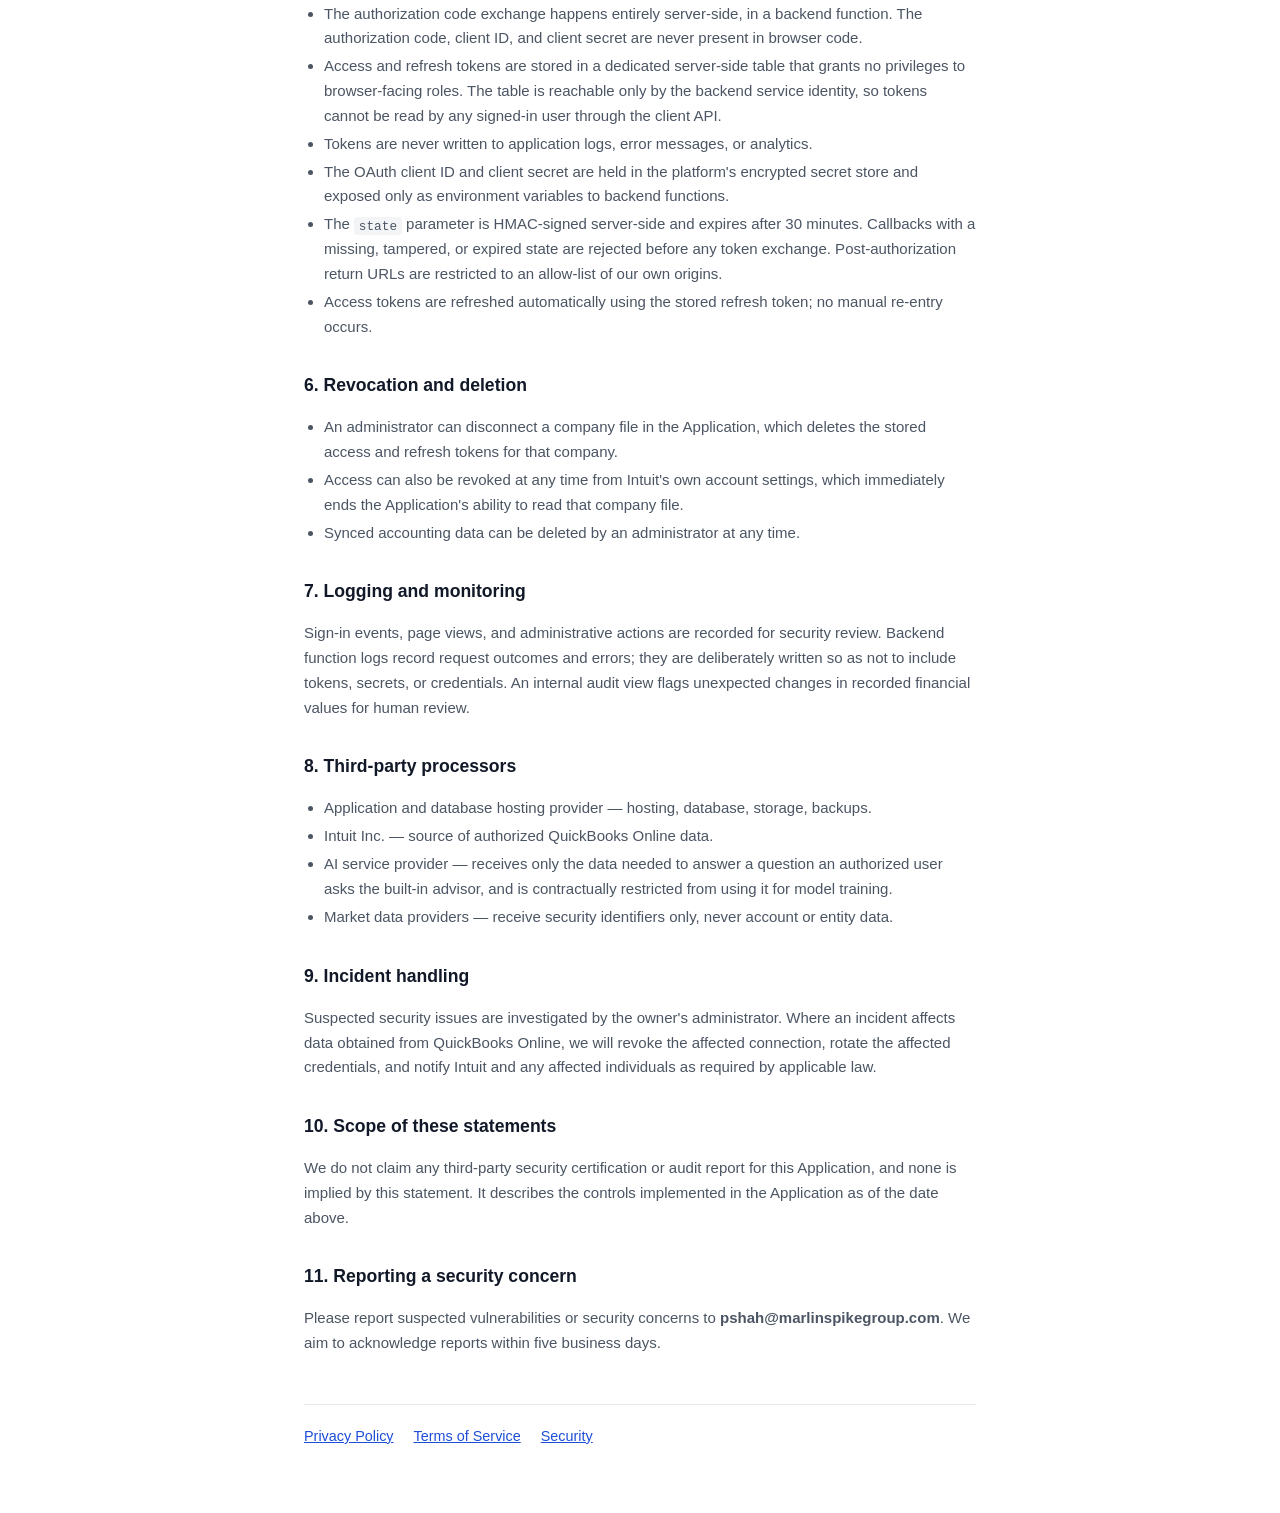
<file: security.html>
<!doctype html>
<html lang="en">
<head>
<meta charset="utf-8" />
<meta name="viewport" content="width=device-width, initial-scale=1" />
<title>Security and Data Handling | Marlinspike Family Office Dashboard</title>
<meta name="description" content="Security controls, data scope, and token handling for the Marlinspike Family Office Dashboard's QuickBooks Online integration." />
<link rel="canonical" href="https://marlinspikegroup.com/security.html" />
<style>
  :root { --fg:#111827; --muted:#4b5563; --line:#e5e7eb; --bg:#ffffff; --code:#f3f4f6; }
  * { box-sizing: border-box; }
  body { margin:0; background:var(--bg); color:var(--fg);
    font-family: ui-sans-serif, -apple-system, "Segoe UI", Helvetica, Arial, sans-serif;
    font-size:15px; line-height:1.65; }
  header { border-bottom:1px solid var(--line); }
  .bar { max-width:44rem; margin:0 auto; padding:1rem; font-weight:600; }
  main { max-width:44rem; margin:0 auto; padding:2.5rem 1rem 4rem; }
  h1 { font-size:1.85rem; line-height:1.25; margin:0 0 .35rem; letter-spacing:-.01em; }
  .updated { color:var(--muted); font-size:.85rem; margin:0 0 2rem; }
  h2 { font-size:1.1rem; margin:2rem 0 .5rem; }
  p, li { color:var(--muted); }
  ul { padding-left:1.25rem; }
  li { margin:.2rem 0; }
  code { background:var(--code); border-radius:4px; padding:.1rem .3rem; font-size:.85em; }
  a { color:#1d4ed8; }
  nav.footer { margin-top:3rem; border-top:1px solid var(--line); padding-top:1.25rem;
    display:flex; gap:1.25rem; flex-wrap:wrap; font-size:.9rem; }
</style>
</head>
<body>
<header><div class="bar">Marlinspike Family Office Dashboard</div></header>
<main>
<h1>Security and Data Handling</h1>
<p class="updated">Last updated: August 31, 2026</p>

<p>This statement describes how the Marlinspike Family Office Dashboard (the "Application"), operated by <strong>Marlinspike Group LLC</strong>, protects the data it holds, including data read from QuickBooks Online. It is the reference document for our QuickBooks Online integration review.</p>

<h2>1. Application profile</h2>
<ul>
  <li>Private, single-owner internal application. No public sign-up and no unrelated tenants.</li>
  <li>Accounts are created only by an administrator. There is no self-registration and no anonymous access.</li>
  <li>All authorized users belong to the owner's own organization.</li>
</ul>

<h2>2. Authentication and access control</h2>
<ul>
  <li>Email and password authentication provided by a managed authentication service.</li>
  <li>Time-based one-time-password multi-factor authentication is supported, and is required for administrator accounts.</li>
  <li>Passwords are checked against known-breached password lists at the time they are set.</li>
  <li>Repeated failed sign-in attempts trigger a temporary lockout.</li>
  <li>Sessions terminate automatically after a period of inactivity.</li>
  <li>Role-based access control separates administrator, standard, and read-only roles. Roles are stored server-side in a dedicated table and evaluated by server-side functions; they cannot be changed from the browser.</li>
  <li>Only administrators can connect a QuickBooks company file, run a sync, edit category mappings, or recategorize transactions.</li>
</ul>

<h2>3. Data protection</h2>
<ul>
  <li>All traffic between the browser, the application backend, and Intuit's APIs uses HTTPS/TLS.</li>
  <li>Data is stored in a managed PostgreSQL database with encryption at rest provided by the hosting platform.</li>
  <li>Every table holding financial data has row-level security enabled, with policies that limit each request to the entities the requesting user is authorized to see.</li>
  <li>Database backups are managed by the hosting platform and are subject to the same access restrictions.</li>
</ul>

<h2>4. QuickBooks Online data scope</h2>
<p>The Application requests a single OAuth scope, <code>com.intuit.quickbooks.accounting</code>, and uses it for reading only. It never writes, updates, or deletes data in QuickBooks Online.</p>
<p>Data read and stored:</p>
<ul>
  <li>Company name and realm identifier of each connected company file.</li>
  <li>Chart of accounts: account name, fully qualified name, type, subtype, classification, active flag.</li>
  <li>Expense and journal transaction lines: date, transaction type, document number, vendor or payee name, memo, account, and amount.</li>
</ul>
<p>Data explicitly not requested or stored:</p>
<ul>
  <li>Payroll data and employee records.</li>
  <li>Customer contact information.</li>
  <li>Bank account numbers, routing numbers, and payment card data.</li>
  <li>Any Intuit user credentials. Authentication happens entirely on Intuit's own pages.</li>
</ul>

<h2>5. OAuth token handling</h2>
<ul>
  <li>The authorization code exchange happens entirely server-side, in a backend function. The authorization code, client ID, and client secret are never present in browser code.</li>
  <li>Access and refresh tokens are stored in a dedicated server-side table that grants no privileges to browser-facing roles. The table is reachable only by the backend service identity, so tokens cannot be read by any signed-in user through the client API.</li>
  <li>Tokens are never written to application logs, error messages, or analytics.</li>
  <li>The OAuth client ID and client secret are held in the platform's encrypted secret store and exposed only as environment variables to backend functions.</li>
  <li>The <code>state</code> parameter is HMAC-signed server-side and expires after 30 minutes. Callbacks with a missing, tampered, or expired state are rejected before any token exchange. Post-authorization return URLs are restricted to an allow-list of our own origins.</li>
  <li>Access tokens are refreshed automatically using the stored refresh token; no manual re-entry occurs.</li>
</ul>

<h2>6. Revocation and deletion</h2>
<ul>
  <li>An administrator can disconnect a company file in the Application, which deletes the stored access and refresh tokens for that company.</li>
  <li>Access can also be revoked at any time from Intuit's own account settings, which immediately ends the Application's ability to read that company file.</li>
  <li>Synced accounting data can be deleted by an administrator at any time.</li>
</ul>

<h2>7. Logging and monitoring</h2>
<p>Sign-in events, page views, and administrative actions are recorded for security review. Backend function logs record request outcomes and errors; they are deliberately written so as not to include tokens, secrets, or credentials. An internal audit view flags unexpected changes in recorded financial values for human review.</p>

<h2>8. Third-party processors</h2>
<ul>
  <li>Application and database hosting provider — hosting, database, storage, backups.</li>
  <li>Intuit Inc. — source of authorized QuickBooks Online data.</li>
  <li>AI service provider — receives only the data needed to answer a question an authorized user asks the built-in advisor, and is contractually restricted from using it for model training.</li>
  <li>Market data providers — receive security identifiers only, never account or entity data.</li>
</ul>

<h2>9. Incident handling</h2>
<p>Suspected security issues are investigated by the owner's administrator. Where an incident affects data obtained from QuickBooks Online, we will revoke the affected connection, rotate the affected credentials, and notify Intuit and any affected individuals as required by applicable law.</p>

<h2>10. Scope of these statements</h2>
<p>We do not claim any third-party security certification or audit report for this Application, and none is implied by this statement. It describes the controls implemented in the Application as of the date above.</p>

<h2>11. Reporting a security concern</h2>
<p>Please report suspected vulnerabilities or security concerns to <strong>pshah@marlinspikegroup.com</strong>. We aim to acknowledge reports within five business days.</p>

<nav class="footer">
  <a href="privacy.html">Privacy Policy</a>
  <a href="terms.html">Terms of Service</a>
  <a href="security.html">Security</a>
</nav>
</main>
</body>
</html>
</file>
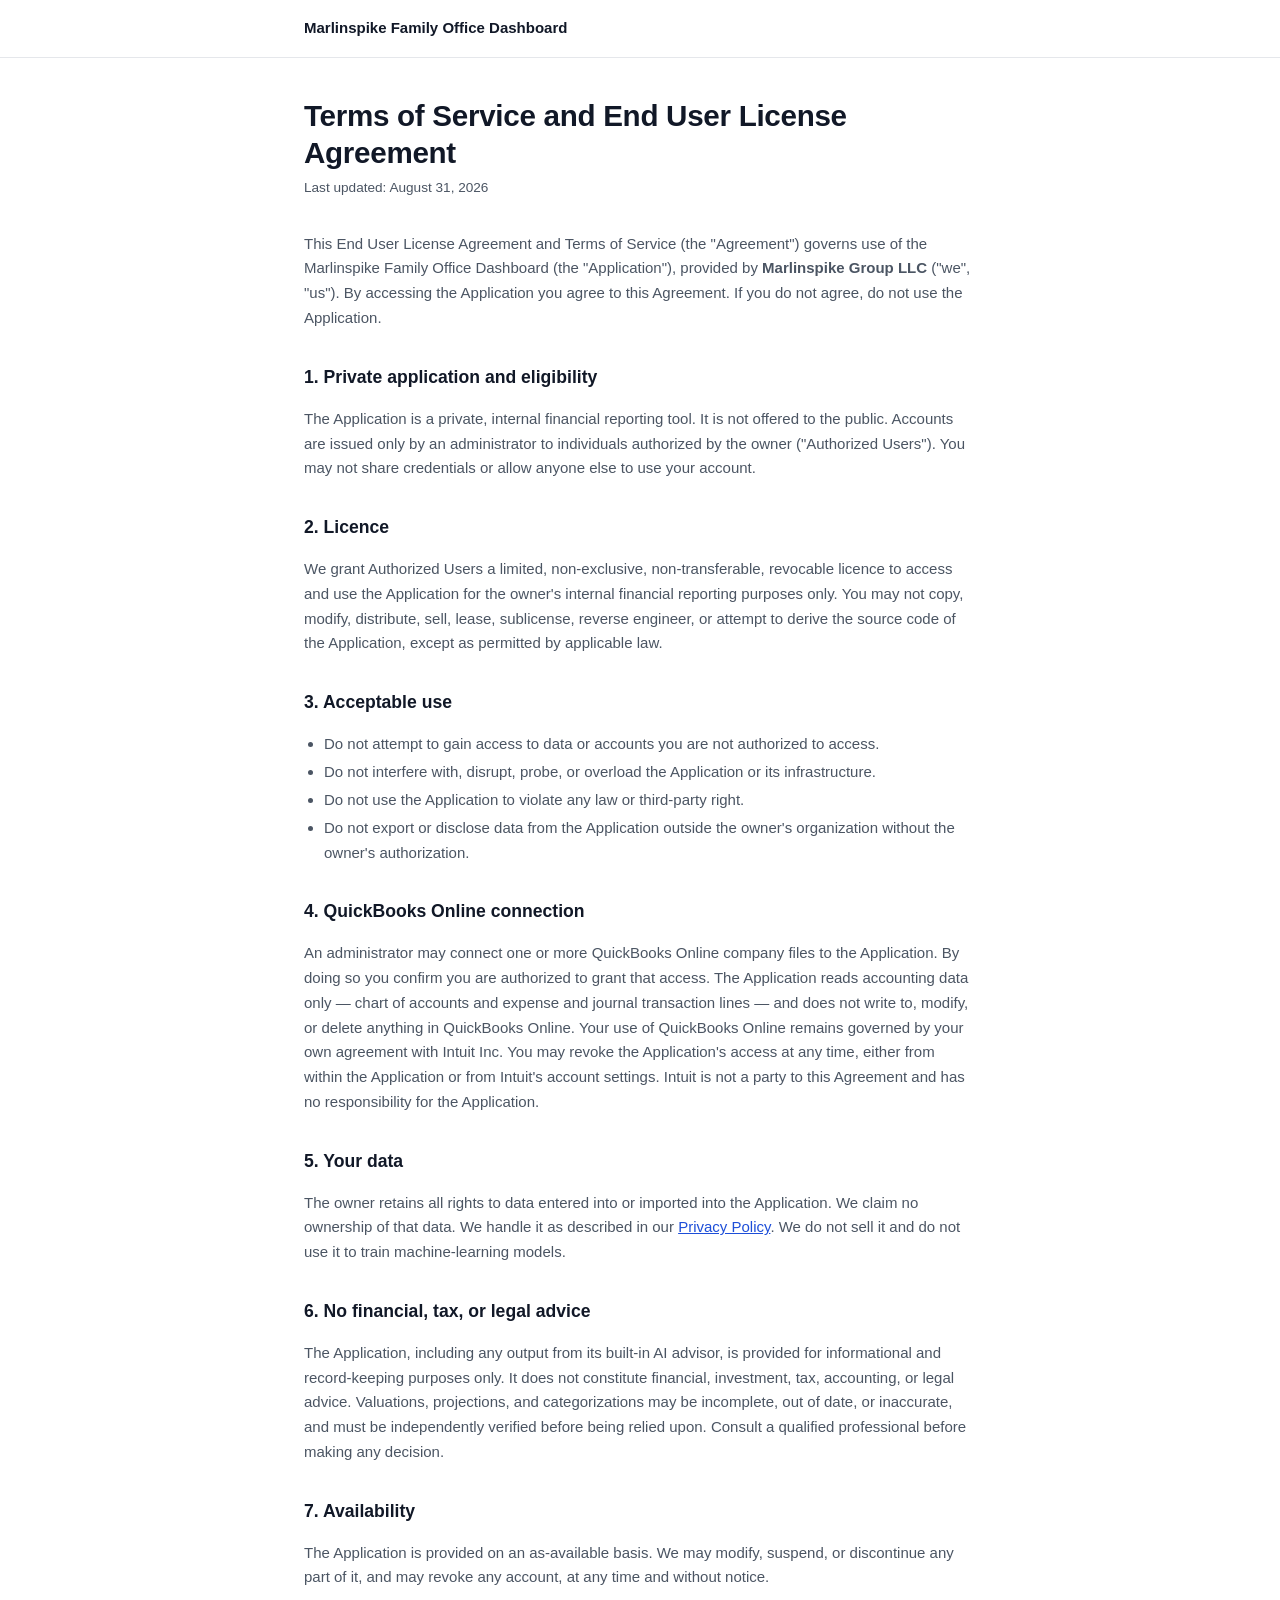
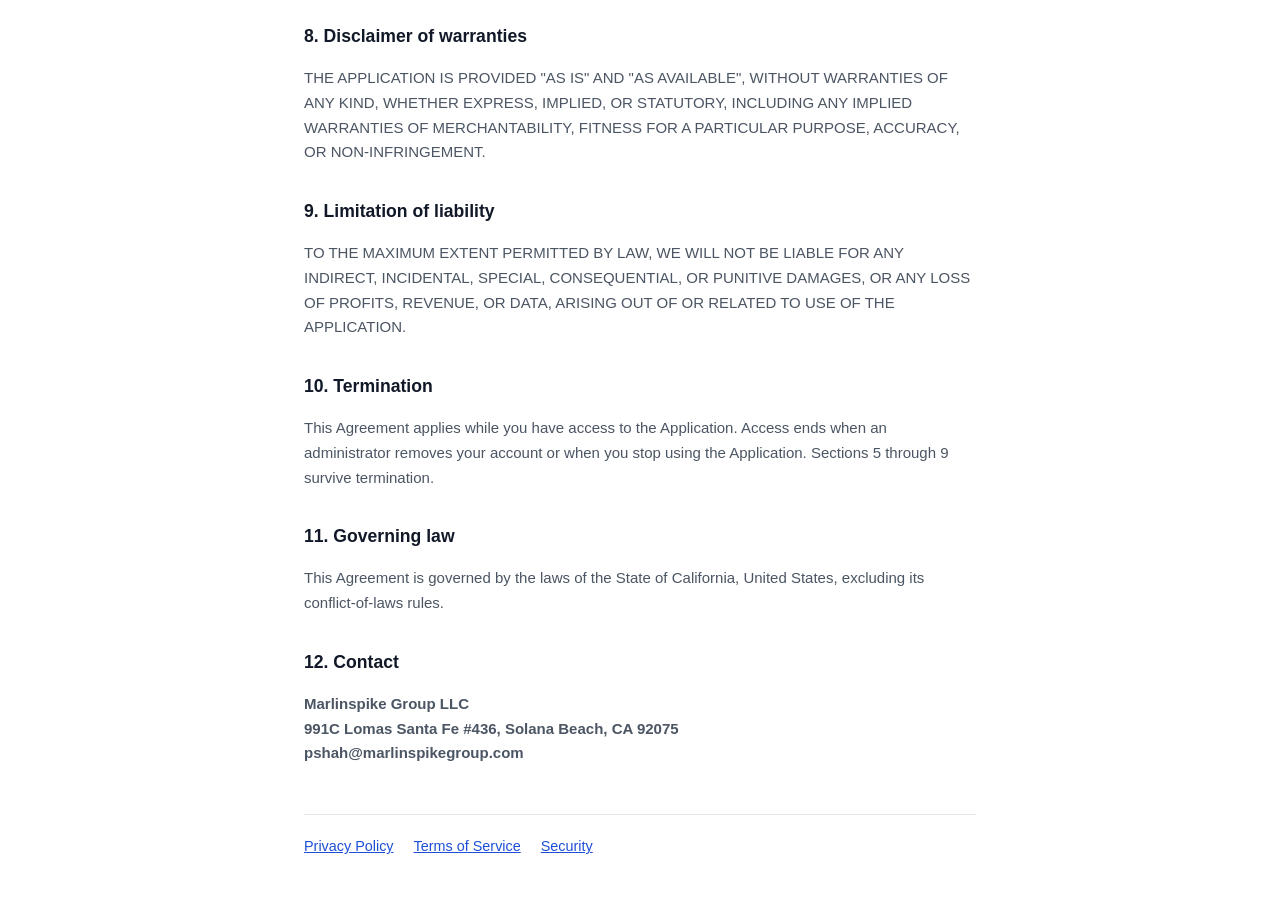
<file: terms.html>
<!doctype html>
<html lang="en">
<head>
<meta charset="utf-8" />
<meta name="viewport" content="width=device-width, initial-scale=1" />
<title>Terms of Service and EULA | Marlinspike Family Office Dashboard</title>
<meta name="description" content="Terms of Service and End User License Agreement governing use of the Marlinspike Family Office Dashboard." />
<link rel="canonical" href="https://marlinspikegroup.com/terms.html" />
<style>
  :root { --fg:#111827; --muted:#4b5563; --line:#e5e7eb; --bg:#ffffff; --code:#f3f4f6; }
  * { box-sizing: border-box; }
  body { margin:0; background:var(--bg); color:var(--fg);
    font-family: ui-sans-serif, -apple-system, "Segoe UI", Helvetica, Arial, sans-serif;
    font-size:15px; line-height:1.65; }
  header { border-bottom:1px solid var(--line); }
  .bar { max-width:44rem; margin:0 auto; padding:1rem; font-weight:600; }
  main { max-width:44rem; margin:0 auto; padding:2.5rem 1rem 4rem; }
  h1 { font-size:1.85rem; line-height:1.25; margin:0 0 .35rem; letter-spacing:-.01em; }
  .updated { color:var(--muted); font-size:.85rem; margin:0 0 2rem; }
  h2 { font-size:1.1rem; margin:2rem 0 .5rem; }
  p, li { color:var(--muted); }
  ul { padding-left:1.25rem; }
  li { margin:.2rem 0; }
  code { background:var(--code); border-radius:4px; padding:.1rem .3rem; font-size:.85em; }
  a { color:#1d4ed8; }
  nav.footer { margin-top:3rem; border-top:1px solid var(--line); padding-top:1.25rem;
    display:flex; gap:1.25rem; flex-wrap:wrap; font-size:.9rem; }
</style>
</head>
<body>
<header><div class="bar">Marlinspike Family Office Dashboard</div></header>
<main>
<h1>Terms of Service and End User License Agreement</h1>
<p class="updated">Last updated: August 31, 2026</p>

<p>This End User License Agreement and Terms of Service (the "Agreement") governs use of the Marlinspike Family Office Dashboard (the "Application"), provided by <strong>Marlinspike Group LLC</strong> ("we", "us"). By accessing the Application you agree to this Agreement. If you do not agree, do not use the Application.</p>

<h2>1. Private application and eligibility</h2>
<p>The Application is a private, internal financial reporting tool. It is not offered to the public. Accounts are issued only by an administrator to individuals authorized by the owner ("Authorized Users"). You may not share credentials or allow anyone else to use your account.</p>

<h2>2. Licence</h2>
<p>We grant Authorized Users a limited, non-exclusive, non-transferable, revocable licence to access and use the Application for the owner's internal financial reporting purposes only. You may not copy, modify, distribute, sell, lease, sublicense, reverse engineer, or attempt to derive the source code of the Application, except as permitted by applicable law.</p>

<h2>3. Acceptable use</h2>
<ul>
  <li>Do not attempt to gain access to data or accounts you are not authorized to access.</li>
  <li>Do not interfere with, disrupt, probe, or overload the Application or its infrastructure.</li>
  <li>Do not use the Application to violate any law or third-party right.</li>
  <li>Do not export or disclose data from the Application outside the owner's organization without the owner's authorization.</li>
</ul>

<h2>4. QuickBooks Online connection</h2>
<p>An administrator may connect one or more QuickBooks Online company files to the Application. By doing so you confirm you are authorized to grant that access. The Application reads accounting data only — chart of accounts and expense and journal transaction lines — and does not write to, modify, or delete anything in QuickBooks Online. Your use of QuickBooks Online remains governed by your own agreement with Intuit Inc. You may revoke the Application's access at any time, either from within the Application or from Intuit's account settings. Intuit is not a party to this Agreement and has no responsibility for the Application.</p>

<h2>5. Your data</h2>
<p>The owner retains all rights to data entered into or imported into the Application. We claim no ownership of that data. We handle it as described in our <a href="privacy.html">Privacy Policy</a>. We do not sell it and do not use it to train machine-learning models.</p>

<h2>6. No financial, tax, or legal advice</h2>
<p>The Application, including any output from its built-in AI advisor, is provided for informational and record-keeping purposes only. It does not constitute financial, investment, tax, accounting, or legal advice. Valuations, projections, and categorizations may be incomplete, out of date, or inaccurate, and must be independently verified before being relied upon. Consult a qualified professional before making any decision.</p>

<h2>7. Availability</h2>
<p>The Application is provided on an as-available basis. We may modify, suspend, or discontinue any part of it, and may revoke any account, at any time and without notice.</p>

<h2>8. Disclaimer of warranties</h2>
<p>THE APPLICATION IS PROVIDED "AS IS" AND "AS AVAILABLE", WITHOUT WARRANTIES OF ANY KIND, WHETHER EXPRESS, IMPLIED, OR STATUTORY, INCLUDING ANY IMPLIED WARRANTIES OF MERCHANTABILITY, FITNESS FOR A PARTICULAR PURPOSE, ACCURACY, OR NON-INFRINGEMENT.</p>

<h2>9. Limitation of liability</h2>
<p>TO THE MAXIMUM EXTENT PERMITTED BY LAW, WE WILL NOT BE LIABLE FOR ANY INDIRECT, INCIDENTAL, SPECIAL, CONSEQUENTIAL, OR PUNITIVE DAMAGES, OR ANY LOSS OF PROFITS, REVENUE, OR DATA, ARISING OUT OF OR RELATED TO USE OF THE APPLICATION.</p>

<h2>10. Termination</h2>
<p>This Agreement applies while you have access to the Application. Access ends when an administrator removes your account or when you stop using the Application. Sections 5 through 9 survive termination.</p>

<h2>11. Governing law</h2>
<p>This Agreement is governed by the laws of the State of California, United States, excluding its conflict-of-laws rules.</p>

<h2>12. Contact</h2>
<p><strong>Marlinspike Group LLC</strong><br />
<strong>991C Lomas Santa Fe #436, Solana Beach, CA 92075</strong><br />
<strong>pshah@marlinspikegroup.com</strong></p>

<nav class="footer">
  <a href="privacy.html">Privacy Policy</a>
  <a href="terms.html">Terms of Service</a>
  <a href="security.html">Security</a>
</nav>
</main>
</body>
</html>
</file>
<file: styles.css>
:root {
--ink: #333333;
--navy: #1f4e79;
--accent: #2f88c4;
--muted: #6b7280;
--line: #e5e7eb;
}

* { box-sizing: border-box; }

body {
margin: 0;
font-family: "Open Sans", "Helvetica Neue", Arial, sans-serif;
font-size: 16px;
line-height: 1.7;
color: var(--ink);
background: #ffffff;
}

img { max-width: 100%; display: block; }

a { color: var(--accent); text-decoration: none; }
a:hover { text-decoration: underline; }

.site-header {
display: flex;
align-items: center;
justify-content: space-between;
flex-wrap: wrap;
gap: 16px;
padding: 14px 32px;
background: #ffffff;
border-bottom: 1px solid var(--line);
}

.brand img { height: 44px; width: auto; }

.site-nav a {
margin-left: 26px;
font-size: 12px;
letter-spacing: 0.08em;
color: var(--navy);
text-transform: uppercase;
}

.hero { background: var(--navy); }
.hero img { width: 100%; height: auto; }

.section {
max-width: 860px;
margin: 0 auto;
padding: 64px 24px;
text-align: center;
}

.section.alt { background: #f7f9fb; max-width: none; }
.section.alt > * { max-width: 860px; margin-left: auto; margin-right: auto; }

.section h2 {
margin: 0;
font-size: 30px;
font-weight: 400;
letter-spacing: 0.06em;
color: var(--navy);
}

.rule {
display: block;
width: 46px;
height: 3px;
margin: 18px auto 28px;
background: var(--accent);
}

.tagline {
margin-top: 28px;
font-size: 18px;
font-style: italic;
color: var(--muted);
}

.team {
list-style: none;
margin: 0;
padding: 0;
}

.team li { padding: 12px 0; }

.team h3 {
margin: 0;
font-size: 20px;
font-weight: 600;
color: var(--navy);
}

.team .role { margin: 4px 0 10px; color: var(--muted); }

.more {
display: inline-block;
padding: 8px 22px;
border: 1px solid var(--accent);
border-radius: 2px;
font-size: 13px;
letter-spacing: 0.04em;
}

.more:hover { background: var(--accent); color: #ffffff; text-decoration: none; }

.bio {
max-width: 780px;
margin: 0 auto;
padding: 64px 24px;
}

.bio h1 {
margin: 0;
font-size: 30px;
font-weight: 400;
letter-spacing: 0.06em;
color: var(--navy);
text-transform: uppercase;
}

.bio .role { margin: 6px 0 0; color: var(--muted); }

.bio p { text-align: left; }

.back { display: inline-block; margin-top: 28px; font-size: 14px; }

.site-footer {
padding: 34px 24px 44px;
border-top: 1px solid var(--line);
text-align: center;
font-size: 13px;
color: var(--muted);
}

.site-footer nav a { margin: 0 10px; color: var(--navy); }

@media (max-width: 640px) {
.site-header { justify-content: center; }
.site-nav a { margin: 0 10px; }
.section { padding: 44px 20px; }
}
</file>
